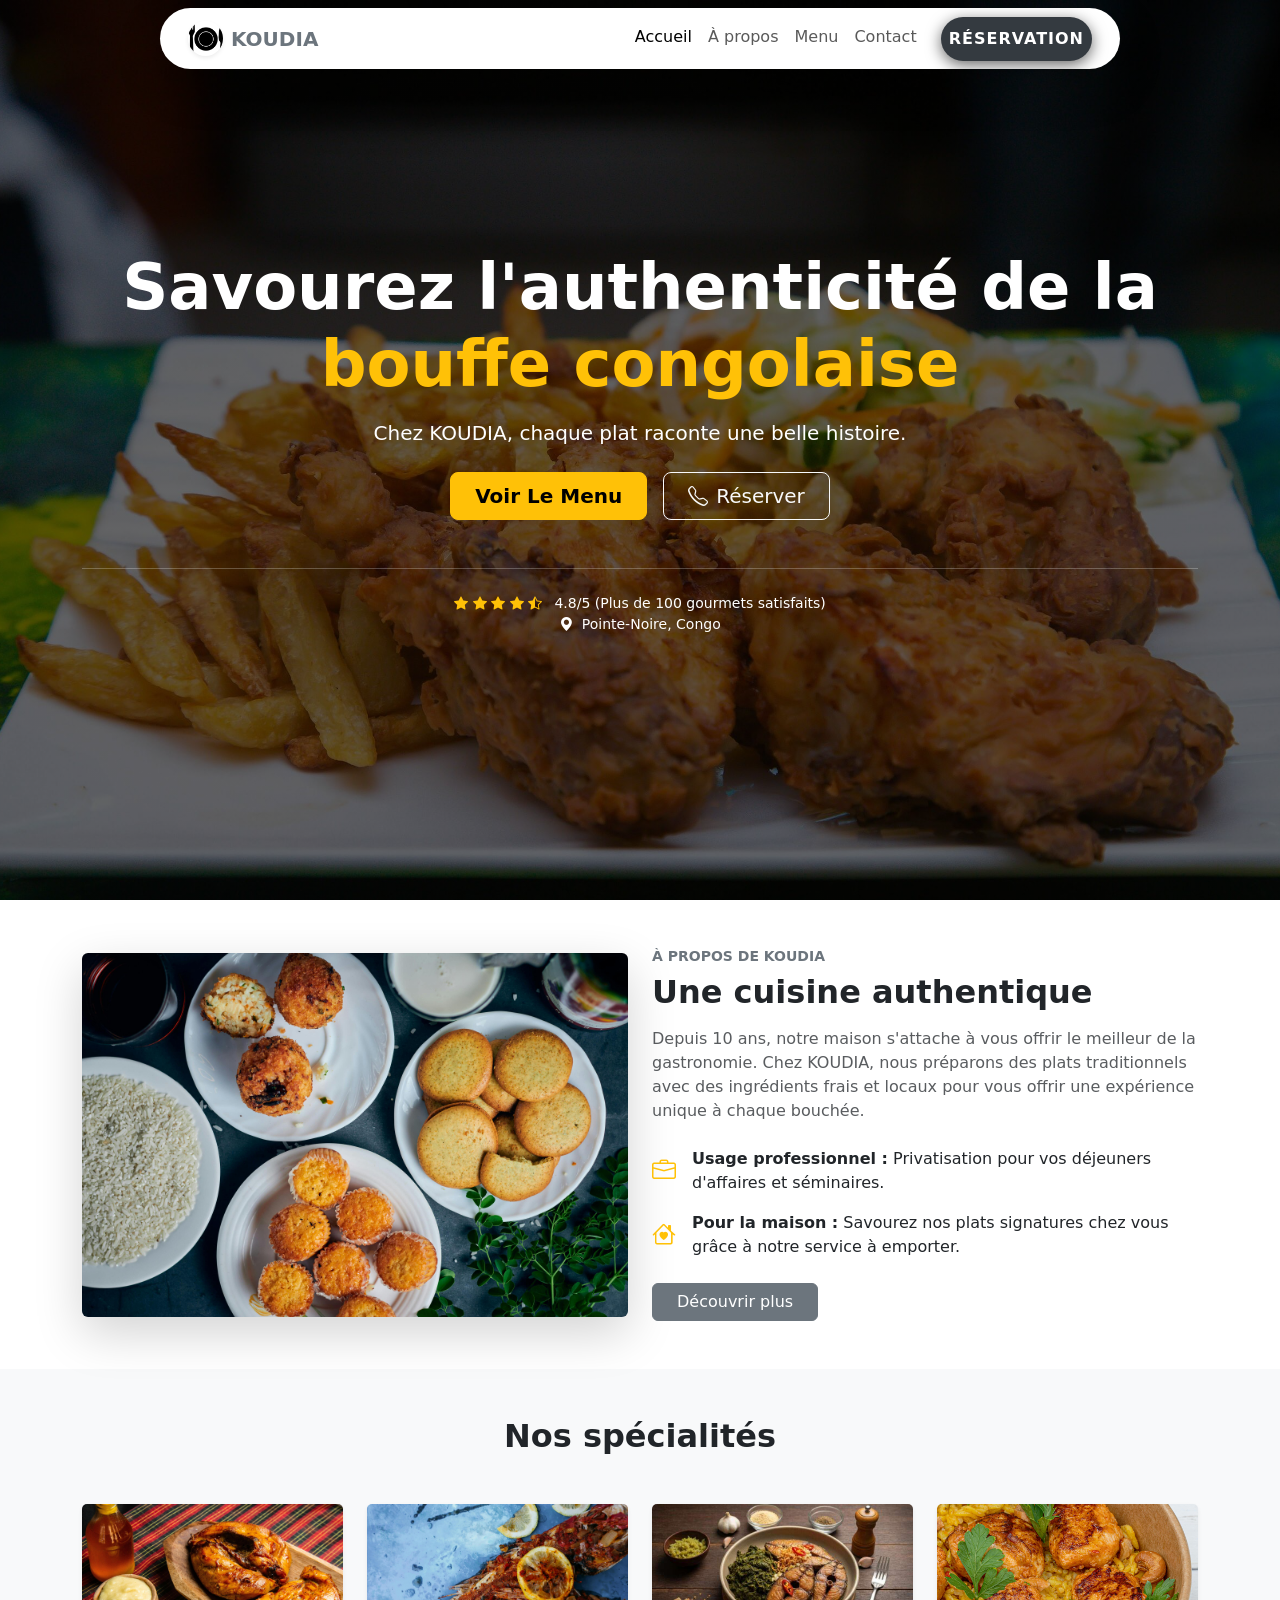
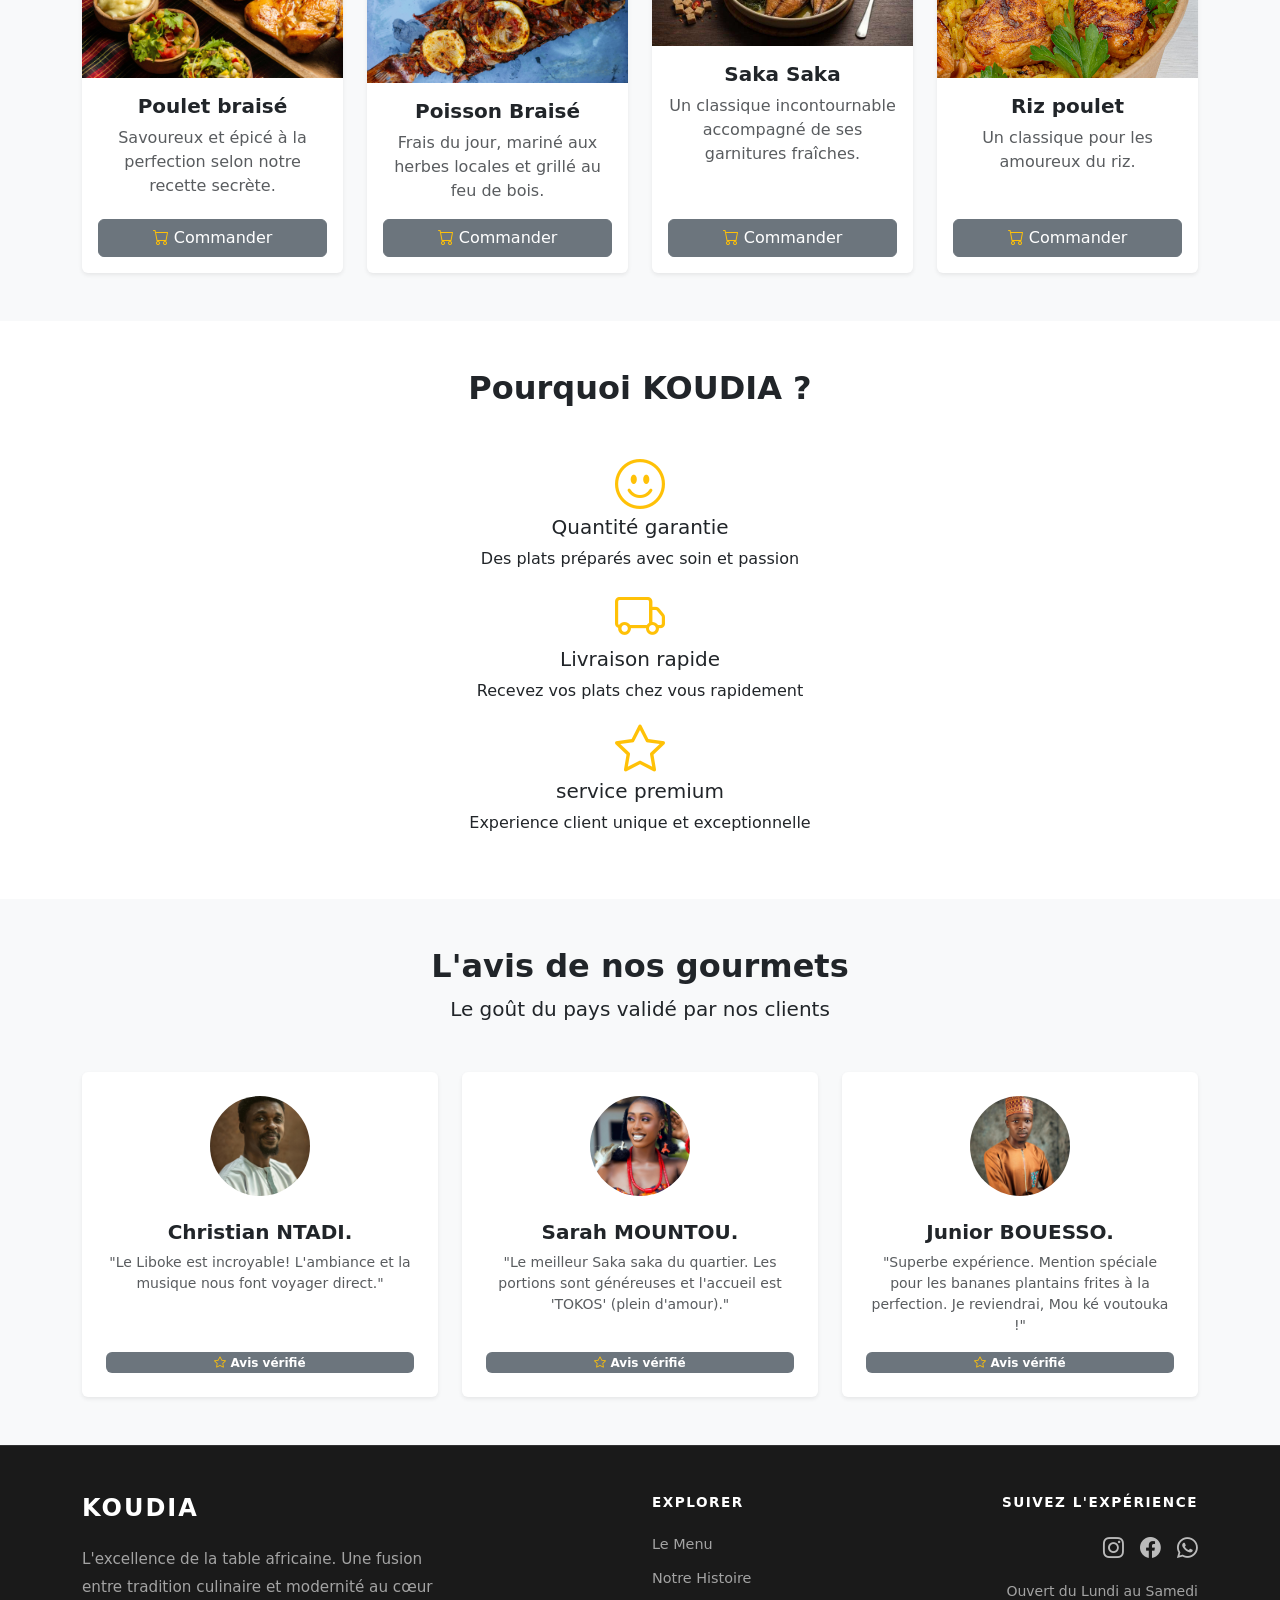
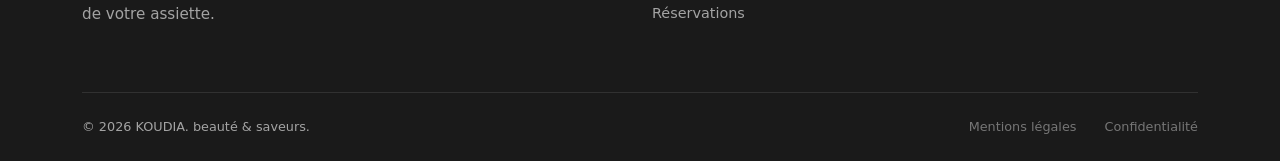
<file: index.html>
<!DOCTYPE html>
<html lang="en">
<head>
    <meta charset="UTF-8">
    <meta name="viewport" content="width=device-width, initial-scale=1.0">
    <title>KOUDIA</title>
    <link rel="stylesheet" href="Assets/Css/bootstrap.css">
    <link rel="stylesheet" href="Assets/Css/style.css">
    <link rel="stylesheet" href="Assets/bootstrap-icons/bootstrap-icons.css">
    <link rel="shortcut icon" href="Assets/Images/KOUDIA.png" type="image/x-icon">
</head>
<body>
    <!-- header -->
    <header class="fixed-top mt-2">
        <nav class="navbar navbar-expand-lg navbar-light bg-white shadow-lg rounded-pill mx-auto px-3 w-75">
            <div class="container">
                <!-- Logo Icone + Texte -->
                <a class="navbar-brand d-flex align-items-center fw-bold text-dark" href="#">
                    <img src="Assets/Images/KOUDIA.png" alt="KOUDIA Logo" width="35" height="35" class="me-2 rounded-circle shadow-sm">
                    <span class="fs-5 text-secondary">
                        KOUDIA
                    </span>
                </a>

                <!-- Bouton mobile -->
                <button class="navbar-toggler" type="button" data-bs-toggle="collapse" data-bs-target="#menu">
                    <span class="navbar-toggler-icon"></span>
                </button>

                <!-- Menu -->
                <div class="collapse navbar-collapse" id="menu">
                    <ul class="navbar-nav ms-auto text-center">
                        <li class="nav-item">
                            <a class="nav-link active" href="index.html">Accueil</a>
                        </li>

                        <li class="nav-item">
                            <a class="nav-link" href="Pages/a-propos.html">À propos</a>
                        </li>

                        <li class="nav-item">
                            <a class="nav-link" href="Pages/menu.html">Menu</a>
                        </li>

                        <li class="nav-item">
                            <a class="nav-link" href="Pages/contact.html">Contact</a>
                        </li>

                        <li class="nav-item ms-lg-3">
                            <a class="nav-link btn-reservation" href="../Pages/reservation.html">Réservation</a>
                        </li>
                    </ul>
                </div>
            </div>
        </nav>
    </header>
    <!-- fin header -->


    <section class="hero d-flex align-items-center text-white">
        <div class="container text-center">
            <h1 class="display-3 fw-bold mb-3">
                Savourez l'authenticité de la <span class="text-warning">bouffe congolaise</span>
            </h1>
            <p class="lead mb-4">
                Chez KOUDIA, chaque plat raconte une belle histoire.
            </p>
            
            <!-- Boutons d'action -->
            <div class="d-flex justify-content-center gap-3">
                <a href="Pages/menu.html" class="btn btn-warning btn-lg px-4 fw-bold">Voir Le Menu</a>
                <a href="Pages/reservation.html" class="btn btn-outline-light btn-lg px-4">
                    <i class="bi bi-telephone me-2"></i>Réserver
                </a>
            </div>

            <!-- Petit plus : Avis clients ou Localisation -->
            <div class="mt-5 pt-4 border-top border-light border-opacity-25">
                <p class="small mb-0">
                    <i class="bi bi-star-fill text-warning"></i> 
                    <i class="bi bi-star-fill text-warning"></i> 
                    <i class="bi bi-star-fill text-warning"></i> 
                    <i class="bi bi-star-fill text-warning"></i> 
                    <i class="bi bi-star-half text-warning"></i>
                    <span class="ms-2">4.8/5 (Plus de 100 gourmets satisfaits)</span>
                </p>
                <p class="small"><i class="bi bi-geo-alt-fill me-1"></i> Pointe-Noire, Congo</p>
            </div>
        </div>
    </section>


    <!--debut A propos -->
    <section class="About py-5">
        <div class="container">
            <div class="row align-items-center">
                <div class="col-md-6">
                    <img src="Assets/Images/01.jpg" alt="Cuisine KOUDIA" class="img-fluid rounded shadow-lg">
                </div>

                <div class="col-md-6 mt-4 mt-md-0">
                    <h6 class="text-secondary fw-bold text-uppercase small">À propos de KOUDIA</h6>
                    <h2 class="fw-bold mb-3">Une cuisine authentique</h2>
                    
                    <p class="text-muted">
                        Depuis 10 ans, notre maison s'attache à vous offrir le meilleur de la gastronomie. 
                        Chez KOUDIA, nous préparons des plats traditionnels avec des ingrédients frais 
                        et locaux pour vous offrir une expérience unique à chaque bouchée.
                    </p>

                    <div class="mt-4">
                        <div class="d-flex align-items-center mb-3">
                            <i class="bi bi-briefcase text-warning fs-4 me-3"></i>
                            <p class="mb-0"><strong>Usage professionnel :</strong> Privatisation pour vos déjeuners d'affaires et séminaires.</p>
                        </div>

                        <div class="d-flex align-items-center mb-4">
                            <i class="bi bi-house-heart text-warning fs-4 me-3"></i>
                            <p class="mb-0"><strong>Pour la maison :</strong> Savourez nos plats signatures chez vous grâce à notre service à emporter.</p>
                        </div>
                    </div>

                    <a href="a-propos.html" class="btn btn-secondary px-4">Découvrir plus</a>
                </div>
            </div>
        </div>
    </section>
    <!-- fin a propos -->

    <!-- debut menu -->
    <section class="menu py-5 bg-light">
        <div class="container text-center">
            <h2 class="fw-bold mb-5">Nos spécialités</h2>
            <div class="row g-4 justify-content-center">               
                <div class="col-md-3">
                    <div class="card border-0 shadow-sm h-100">
                        <img src="Assets/Images/02.jpg" class="card-img-top" alt="Poulet braisé">
                        <div class="card-body d-flex flex-column">
                            <h5 class="card-title fw-bold">Poulet braisé</h5>
                            <p class="card-text text-muted">Savoureux et épicé à la perfection selon notre recette secrète.</p>
                            <a href="#" class="btn btn-secondary mt-auto">
                                <i class="bi bi-cart text-warning"></i>
                                Commander
                            </a>
                        </div>
                    </div>
                </div>

                <div class="col-md-3">
                    <div class="card border-0 shadow-sm h-100">
                        <img src="Assets/Images/03.jpg" class="card-img-top" alt="Poisson Braisé">
                        <div class="card-body d-flex flex-column">
                            <h5 class="card-title fw-bold">Poisson Braisé</h5>
                            <p class="card-text text-muted">Frais du jour, mariné aux herbes locales et grillé au feu de bois.</p>
                            <a href="#" class="btn btn-secondary mt-auto">
                                <i class="bi bi-cart text-warning"></i>
                                Commander
                            </a>
                        </div>
                    </div>
                </div>

                <div class="col-md-3">
                    <div class="card border-0 shadow-sm h-100">
                        <img src="Assets/Images/004.jpg" class="card-img-top" alt="Attiéké Royal">
                        <div class="card-body d-flex flex-column">
                            <h5 class="card-title fw-bold">Saka Saka</h5>
                            <p class="card-text text-muted">Un classique incontournable accompagné de ses garnitures fraîches.</p>
                            <a href="#" class="btn btn-secondary mt-auto">
                                <i class="bi bi-cart text-warning"></i>
                                Commander
                            </a>
                        </div>
                    </div>
                </div>

                <div class="col-md-3">
                    <div class="card border-0 shadow-sm h-100">
                        <img src="Assets/Images/005.jpg" class="card-img-top" alt="Attiéké Royal">
                        <div class="card-body d-flex flex-column">
                            <h5 class="card-title fw-bold">Riz poulet</h5>
                            <p class="card-text text-muted">Un classique pour les amoureux du riz.</p>
                            <a href="#" class="btn btn-secondary mt-auto">
                                <i class="bi bi-cart text-warning"></i>
                                Commander
                            </a>
                        </div>
                    </div>
                </div>
            </div>
        </div>
    </section>
    <!-- fin menu -->

    <!-- services -->
    <section class="service py-5">
        <div class="container text-center">
            <h2 class="fw-bold mb-5">Pourquoi KOUDIA ?</h2>
            <div class="row">
                <div class="col-mb-4">
                    <i class="bi bi-emoji-smile display-3 text-warning"></i>
                    <h5>Quantité garantie</h5>
                    <p>Des plats préparés avec soin et passion</p>
                </div>

                <div class="col-mb-4">
                    <i class="bi bi-truck display-3 text-warning"></i>
                    <h5>Livraison rapide</h5>
                    <p>Recevez vos plats chez vous rapidement</p>
                </div>

                <div class="col-mb-4">
                    <i class="bi bi-star display-3 text-warning"></i>
                    <h5>service premium</h5>
                    <p>Experience client unique et exceptionnelle</p>
                </div>
            </div>
        </div>
    </section>
    <!-- fin service -->

    <!--debut Temoignages -->
    <section class="temo py-5 bg-light">
        <div class="container">
            <div class="text-center mb-5">
                <h2 class="fw-bold">L'avis de nos gourmets</h2>
                <p class="lead">Le goût du pays validé par nos clients</p>
            </div>

            <div class="row g-4">
                <!-- Témoignage 1 -->
                <div class="col-md-4">
                    <div class="card h-100 border-0 shadow-sm text-center p-4">
                        <div class="mx-auto mb-3 overflow-hidden">
                            <img src="Assets/Images/portrait1.jpg" class="img-card img-fluid" alt="Client">
                        </div>

                        <div class="mb-2 text-warning">
                            <i class="fas fa-star"></i><i class="fas fa-star"></i><i class="fas fa-star"></i><i class="fas fa-star"></i><i class="fas fa-star"></i>
                        </div>

                        <h5 class="fw-bold">Christian NTADI.</h5>
                        <p class="text-muted small">"Le Liboke est incroyable! L'ambiance et la musique nous font voyager direct."</p>
                        <span class="badge bg-secondary mt-auto">
                            <i class="bi bi-star text-warning"></i>
                            Avis vérifié
                        </span>
                    </div>
                </div>

            <!-- Témoignage 2 -->
            <div class="col-md-4">
                <div class="card h-100 border-0 shadow-sm text-center p-4">
                    <div class="mx-auto mb-3 overflow-hidden">
                        <img src="Assets/Images/portrait3.jpg" class="img-card img-fluid" alt="Client">
                    </div>

                    <div class="mb-2 text-warning">
                        <i class="fas fa-star"></i><i class="fas fa-star"></i><i class="fas fa-star"></i><i class="fas fa-star"></i><i class="fas fa-star"></i>
                    </div>

                    <h5 class="fw-bold">Sarah MOUNTOU.</h5>
                    <p class="text-muted small">"Le meilleur Saka saka du quartier. Les portions sont généreuses et l'accueil est 'TOKOS' (plein d'amour)."</p>
                    <span class="badge bg-secondary mt-auto">
                        <i class="bi bi-star text-warning"></i>
                        Avis vérifié
                    </span>
                </div>
            </div>

            <!-- Témoignage 3 -->
            <div class="col-md-4">
                <div class="card h-100 border-0 shadow-sm text-center p-4">
                    <div class="mx-auto mb-3  overflow-hidden">
                        <img src="Assets/Images/portrait2.jpg" class="img-card img-fluid" alt="Client">
                    </div>
                    
                    <div class="mb-2 text-warning">
                        <i class="fas fa-star"></i><i class="fas fa-star"></i><i class="fas fa-star"></i><i class="fas fa-star"></i><i class="fas fa-star-half-alt"></i>
                    </div>

                    <h5 class="fw-bold">Junior BOUESSO.</h5>
                    <p class="text-muted small">"Superbe expérience. Mention spéciale pour les bananes plantains frites à la perfection. Je reviendrai, Mou ké voutouka !"</p>
                    <span class="badge bg-secondary mt-auto">
                        <i class="bi bi-star text-warning"></i>
                        Avis vérifié
                    </span>
                </div>
            </div>
            </div>
        </div>
    </section>

    <!-- debut footer -->
    <footer class="main-footer pt-5 pb-4">
        <div class="container">
            <div class="row gy-4">
                <div class="col-lg-4">
                    <h4 class="footer-logo">KOUDIA</h4>
                    <p class="footer-text">
                        L'excellence de la table africaine. Une fusion entre tradition culinaire et modernité au cœur de votre assiette.
                    </p>
                </div>

                <!-- Liens de Navigation -->
                <div class="col-6 col-lg-2 offset-lg-2">
                    <h6 class="footer-title">Explorer</h6>
                    <ul class="list-unstyled">
                        <li><a href="index.html" class="footer-link">Le Menu</a></li>
                        <li><a href="pages/a-propos.html" class="footer-link">Notre Histoire</a></li>
                        <li><a href="pages/contact.html" class="footer-link">Réservations</a></li>
                    </ul>
                </div>

                <!-- Social Media -->
                <div class="col-6 col-lg-4 text-md-end">
                    <h6 class="footer-title">Suivez l'expérience</h6>
                    <div class="social-icons d-flex justify-content-md-end gap-3 mb-3">
                        <a href="#"><i class="bi bi-instagram"></i></a>
                        <a href="#"><i class="bi bi-facebook"></i></a>
                        <a href="#"><i class="bi bi-whatsapp"></i></a>
                    </div>
                    <p class="footer-info small">Ouvert du Lundi au Samedi</p>
                </div>
            </div>

            <!-- Copyright & Legal -->
            <div class="footer-bottom mt-5 pt-4 d-flex flex-column flex-md-row justify-content-between">
                <p class="mb-0">&copy; 2026 KOUDIA. beauté & saveurs.</p>
                <div class="legal-links">
                    <a href="#">Mentions légales</a>
                    <a href="#">Confidentialité</a>
                </div>
            </div>
        </div>
    </footer>
    <!-- fin footer -->
    <script src="Assets/Js/bootstrap.bundle.js"></script>
</body>
</html>
</file>
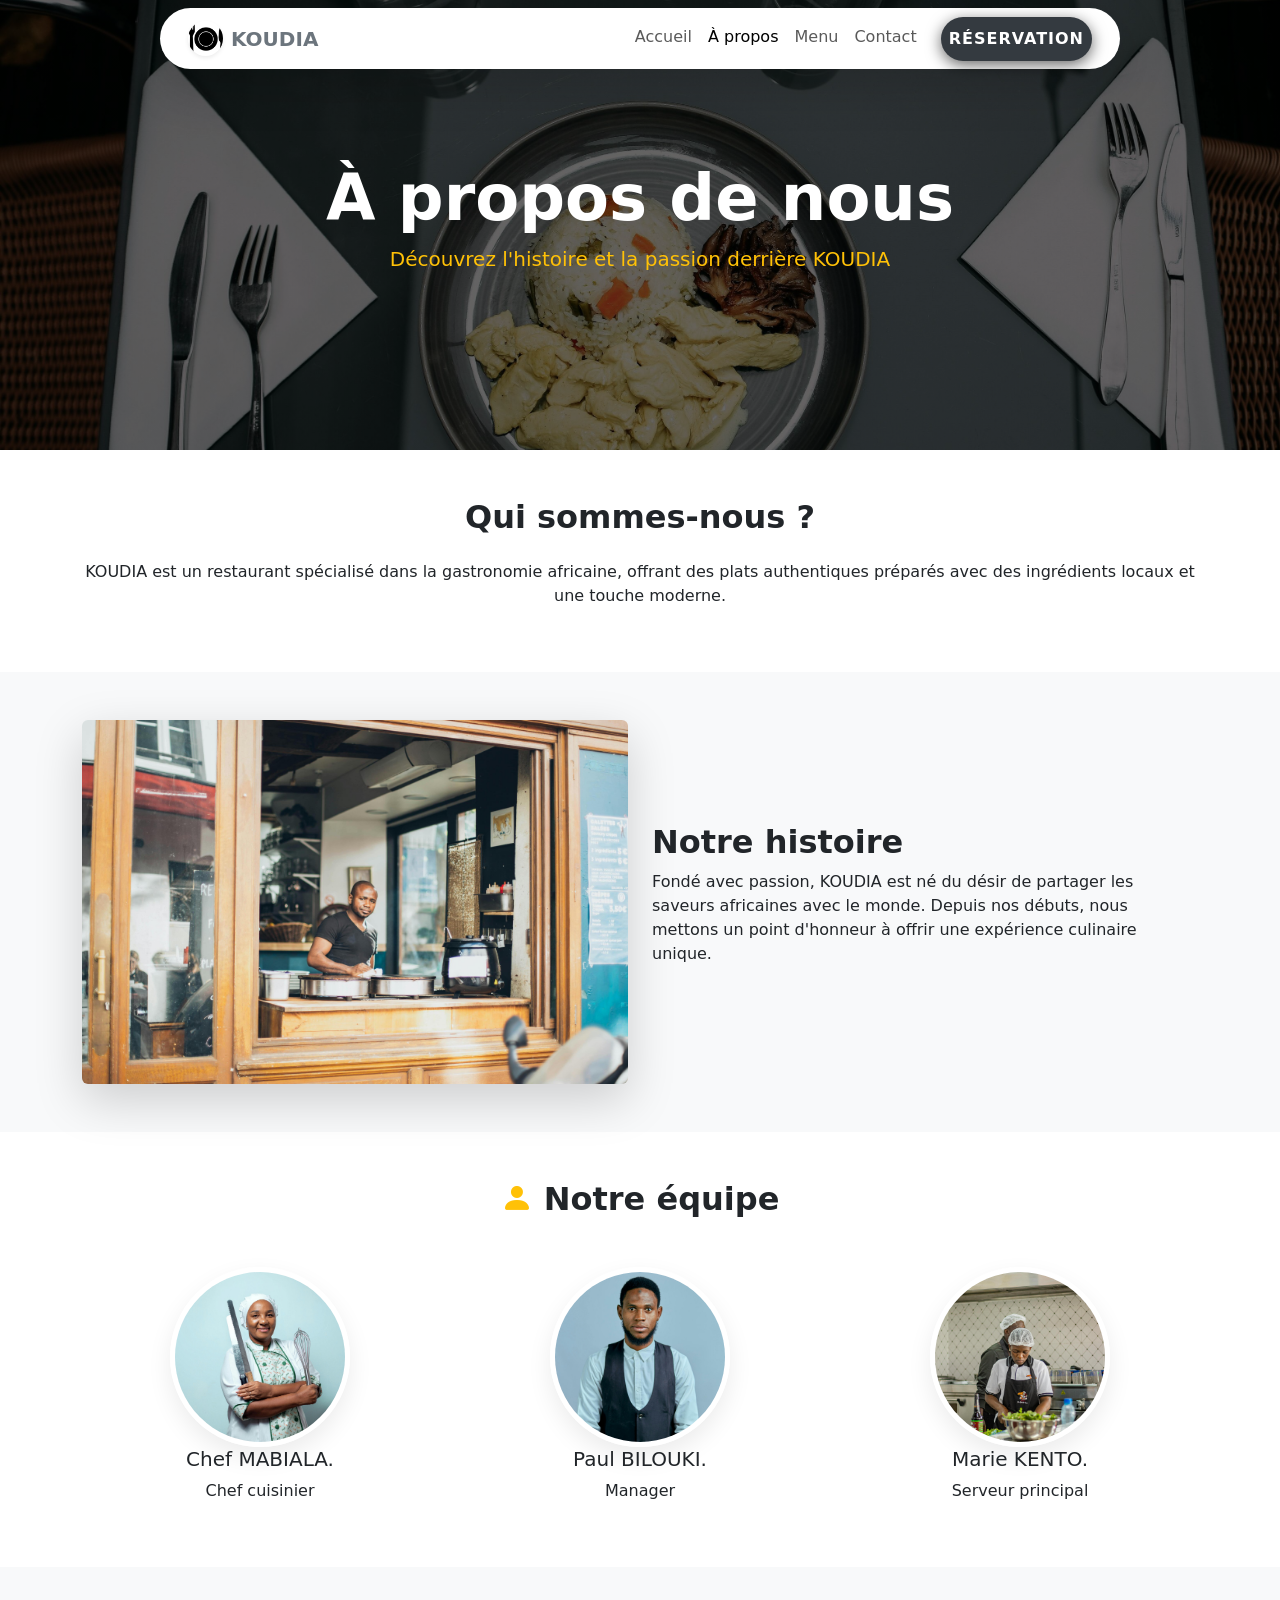
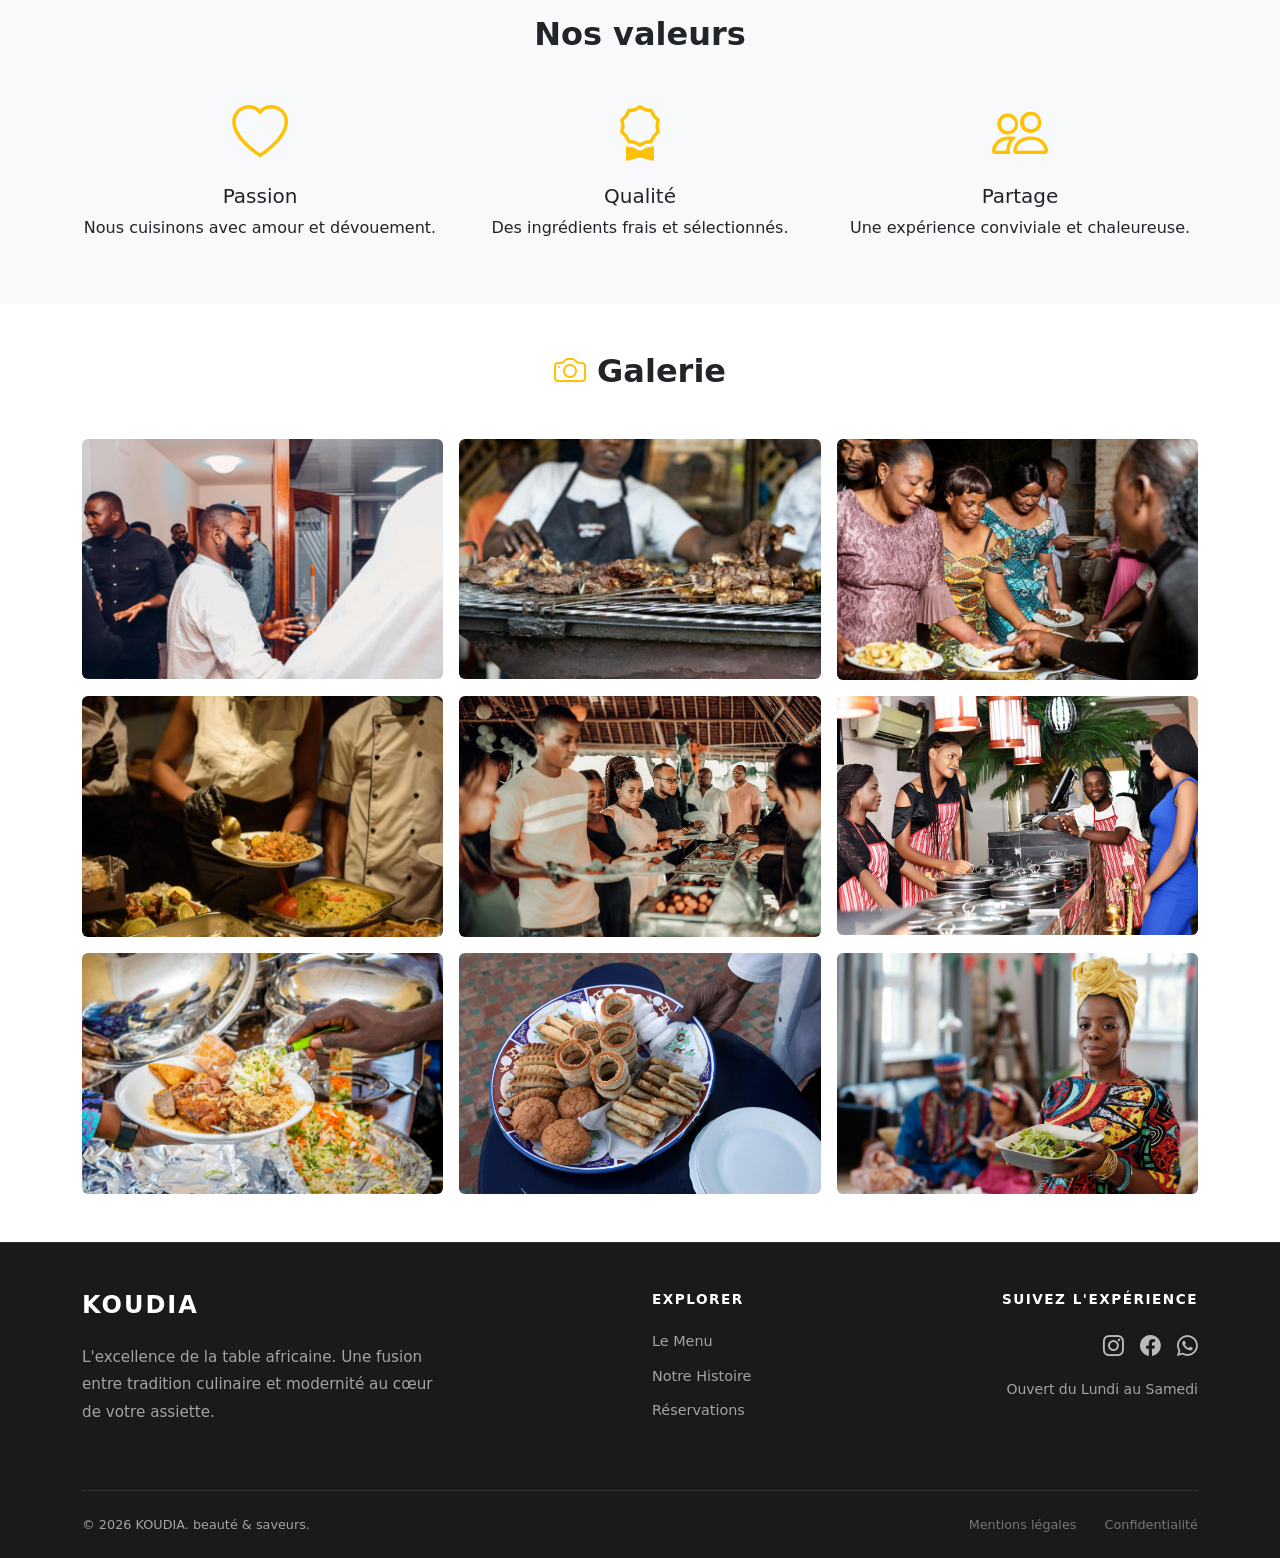
<file: Pages/a-propos.html>
<!DOCTYPE html>
<html lang="en">
<head>
    <meta charset="UTF-8">
    <meta name="viewport" content="width=device-width, initial-scale=1.0">
    <title>KOUDIA</title>
    <link rel="stylesheet" href="../Assets/Css/bootstrap.css">
    <link rel="stylesheet" href="../Assets/Css/style.css">
    <link rel="stylesheet" href="../Assets/bootstrap-icons/bootstrap-icons.css">
    <link rel="shortcut icon" href="../Assets/Images/KOUDIA.png" type="image/x-icon">
</head>
<body>
    <header class="fixed-top mt-2">
        <nav class="navbar navbar-expand-lg navbar-light bg-white shadow-lg rounded-pill mx-auto px-3 w-75">
            <div class="container">
                <!-- Logo Icone + Texte -->
                <a class="navbar-brand d-flex align-items-center fw-bold text-dark" href="#">
                    <img src="../Assets/Images/KOUDIA.png" alt="KOUDIA Logo" width="35" height="35" class="me-2 rounded-circle shadow-sm">
                    <span class="fs-5 text-secondary">
                        KOUDIA
                    </span>
                </a>

                <!-- Bouton mobile -->
                <button class="navbar-toggler" type="button" data-bs-toggle="collapse" data-bs-target="#menu">
                    <span class="navbar-toggler-icon"></span>
                </button>

                <!-- Menu -->
                <div class="collapse navbar-collapse" id="menu">
                    <ul class="navbar-nav ms-auto text-center">
                        <li class="nav-item">
                            <a class="nav-link " href="../index.html">Accueil</a>
                        </li>

                        <li class="nav-item">
                            <a class="nav-link active" href="../Pages/a-propos.html">À propos</a>
                        </li>

                        <li class="nav-item">
                            <a class="nav-link" href="../Pages/menu.html">Menu</a>
                        </li>

                        <li class="nav-item">
                            <a class="nav-link" href="../Pages/contact.html">Contact</a>
                        </li>

                        <li class="nav-item ms-lg-3">
                            <a class="nav-link btn-reservation" href="../Pages/reservation.html">Réservation</a>
                        </li>
                    </ul>
                </div>
            </div>
        </nav>
    </header>

    <section class="hero-about text-white d-flex align-items-center">
        <div class="container text-center">
            <h1 class="display-3 fw-bold">À propos de nous</h1>
            <p class="lead text-warning">Découvrez l'histoire et la passion derrière KOUDIA</p>
        </div>
    </section>


    <!-- Presentation -->
    <section class="py-5">
        <div class="container">
            <h2 class="fw-bold text-center mb-4">Qui sommes-nous ?</h2>
            <p class="text-center">
                KOUDIA est un restaurant spécialisé dans la gastronomie africaine, 
                offrant des plats authentiques préparés avec des ingrédients locaux 
                et une touche moderne.
            </p>
        </div>
    </section>


    <!-- Histoire -->
    <section class="py-5 bg-light">
        <div class="container">
            <div class="row align-items-center">

                <div class="col-md-6">
                    <img src="../Assets/Images/histoire.jpg" class="img-fluid rounded shadow-lg">
                </div>

                <div class="col-md-6">
                    <h2 class="fw-bold">Notre histoire</h2>
                    <p>
                        Fondé avec passion, KOUDIA est né du désir de partager les saveurs 
                        africaines avec le monde. Depuis nos débuts, nous mettons un point 
                        d'honneur à offrir une expérience culinaire unique.
                    </p>
                </div>

            </div>
        </div>
    </section>

    <!-- Equipe -->
    <section class="py-5">
        <div class="container text-center">
            <h2 class="fw-bold mb-5">
                <i class="bi bi-person-fill text-warning"></i>
                Notre équipe
            </h2>
            <div class="row">
                <div class="col-md-4">
                    <img src="../Assets/Images/perso3.jpg" class="img-team">
                    <h5>Chef MABIALA.</h5>
                    <p>Chef cuisinier</p>
                </div>

                <div class="col-md-4">
                    <img src="../Assets/Images/perso1.jpg" class="img-team">
                    <h5>Paul BILOUKI.</h5>
                    <p>Manager</p>
                </div>

                <div class="col-md-4">
                    <img src="../Assets/Images/perso2.jpg" class="img-team">
                    <h5>Marie KENTO.</h5>
                    <p>Serveur principal</p>
                </div>
            </div>
        </div>
    </section>

    <!-- Valeurs -->
    <section class="py-5 bg-light">
        <div class="container text-center">
            <h2 class="fw-bold mb-5">
                <i class="bi bi-"></i>
                Nos valeurs
            </h2>
            <div class="row">
                <div class="col-md-4">
                    <i class="bi bi-heart display-4 text-warning"></i>
                    <h5 class="mt-3">Passion</h5>
                    <p>Nous cuisinons avec amour et dévouement.</p>
                </div>

                <div class="col-md-4">
                    <i class="bi bi-award display-4 text-warning"></i>
                    <h5 class="mt-3">Qualité</h5>
                    <p>Des ingrédients frais et sélectionnés.</p>
                </div>

                <div class="col-md-4">
                    <i class="bi bi-people display-4 text-warning"></i>
                    <h5 class="mt-3">Partage</h5>
                    <p>Une expérience conviviale et chaleureuse.</p>
                </div>
            </div>
        </div>
    </section>

    <!-- Galerie -->
    <section class="py-5">
        <div class="container text-center">
            <h2 class="fw-bold mb-5">
                <i class="bi bi-camera text-warning"></i>
                Galerie
            </h2>
            <div class="row g-3">
                <div class="col-md-4">
                    <img src="../Assets/Images/gal1.jpg" class="img-gal img-fluid rounded">
                </div>

                <div class="col-md-4">
                    <img src="../Assets/Images/gal2.jpg" class="img-gal img-fluid rounded">
                </div>

                <div class="col-md-4">
                    <img src="../Assets/Images/gal3.jpg" class="img-gal img-fluid rounded">
                </div>

                <div class="col-md-4">
                    <img src="../Assets/Images/gal4.jpg" class="img-gal img-fluid rounded">
                </div>

                <div class="col-md-4">
                    <img src="../Assets/Images/gal5.jpg" class="img-gal img-fluid rounded">
                </div>

                <div class="col-md-4">
                    <img src="../Assets/Images/gal6.jpg" class="img-gal img-fluid rounded">
                </div>

                <div class="col-md-4">
                    <img src="../Assets/Images/gal10.jpg" class="img-gal img-fluid rounded">
                </div>

                <div class="col-md-4">
                    <img src="../Assets/Images/gal8.jpg" class="img-gal img-fluid rounded">
                </div>

                <div class="col-md-4">
                    <img src="../Assets/Images/gal9.jpg" class="img-gal img-fluid rounded">
                </div>
            </div>
        </div>
    </section>

    <footer class="main-footer pt-5 pb-4">
        <div class="container">
            <div class="row gy-4">
                <div class="col-lg-4">
                    <h4 class="footer-logo">KOUDIA</h4>
                    <p class="footer-text">
                        L'excellence de la table africaine. Une fusion entre tradition culinaire et modernité au cœur de votre assiette.
                    </p>
                </div>

                <!-- Liens de Navigation -->
                <div class="col-6 col-lg-2 offset-lg-2">
                    <h6 class="footer-title">Explorer</h6>
                    <ul class="list-unstyled">
                        <li><a href="../index.html" class="footer-link">Le Menu</a></li>
                        <li><a href="../Pages/a-propos.html" class="footer-link">Notre Histoire</a></li>
                        <li><a href="../Pages/contact.html" class="footer-link">Réservations</a></li>
                    </ul>
                </div>

                <!-- reseau sociaux -->
                <div class="col-6 col-lg-4 text-md-end">
                    <h6 class="footer-title">Suivez l'expérience</h6>
                    <div class="social-icons d-flex justify-content-md-end gap-3 mb-3">
                        <a href="#"><i class="bi bi-instagram"></i></a>
                        <a href="#"><i class="bi bi-facebook"></i></a>
                        <a href="#"><i class="bi bi-whatsapp"></i></a>
                    </div>
                    <p class="footer-info small">Ouvert du Lundi au Samedi</p>
                </div>
            </div>

            <!-- bas de la page -->
            <div class="footer-bottom mt-5 pt-4 d-flex flex-column flex-md-row justify-content-between">
                <p class="mb-0">&copy; 2026 KOUDIA. beauté & saveurs.</p>
                <div class="legal-links">
                    <a href="#">Mentions légales</a>
                    <a href="#">Confidentialité</a>
                </div>
            </div>
        </div>
    </footer>
    <script src="../Assets/Js/bootstrap.bundle.js"></script>
</body>
</html>
</file>
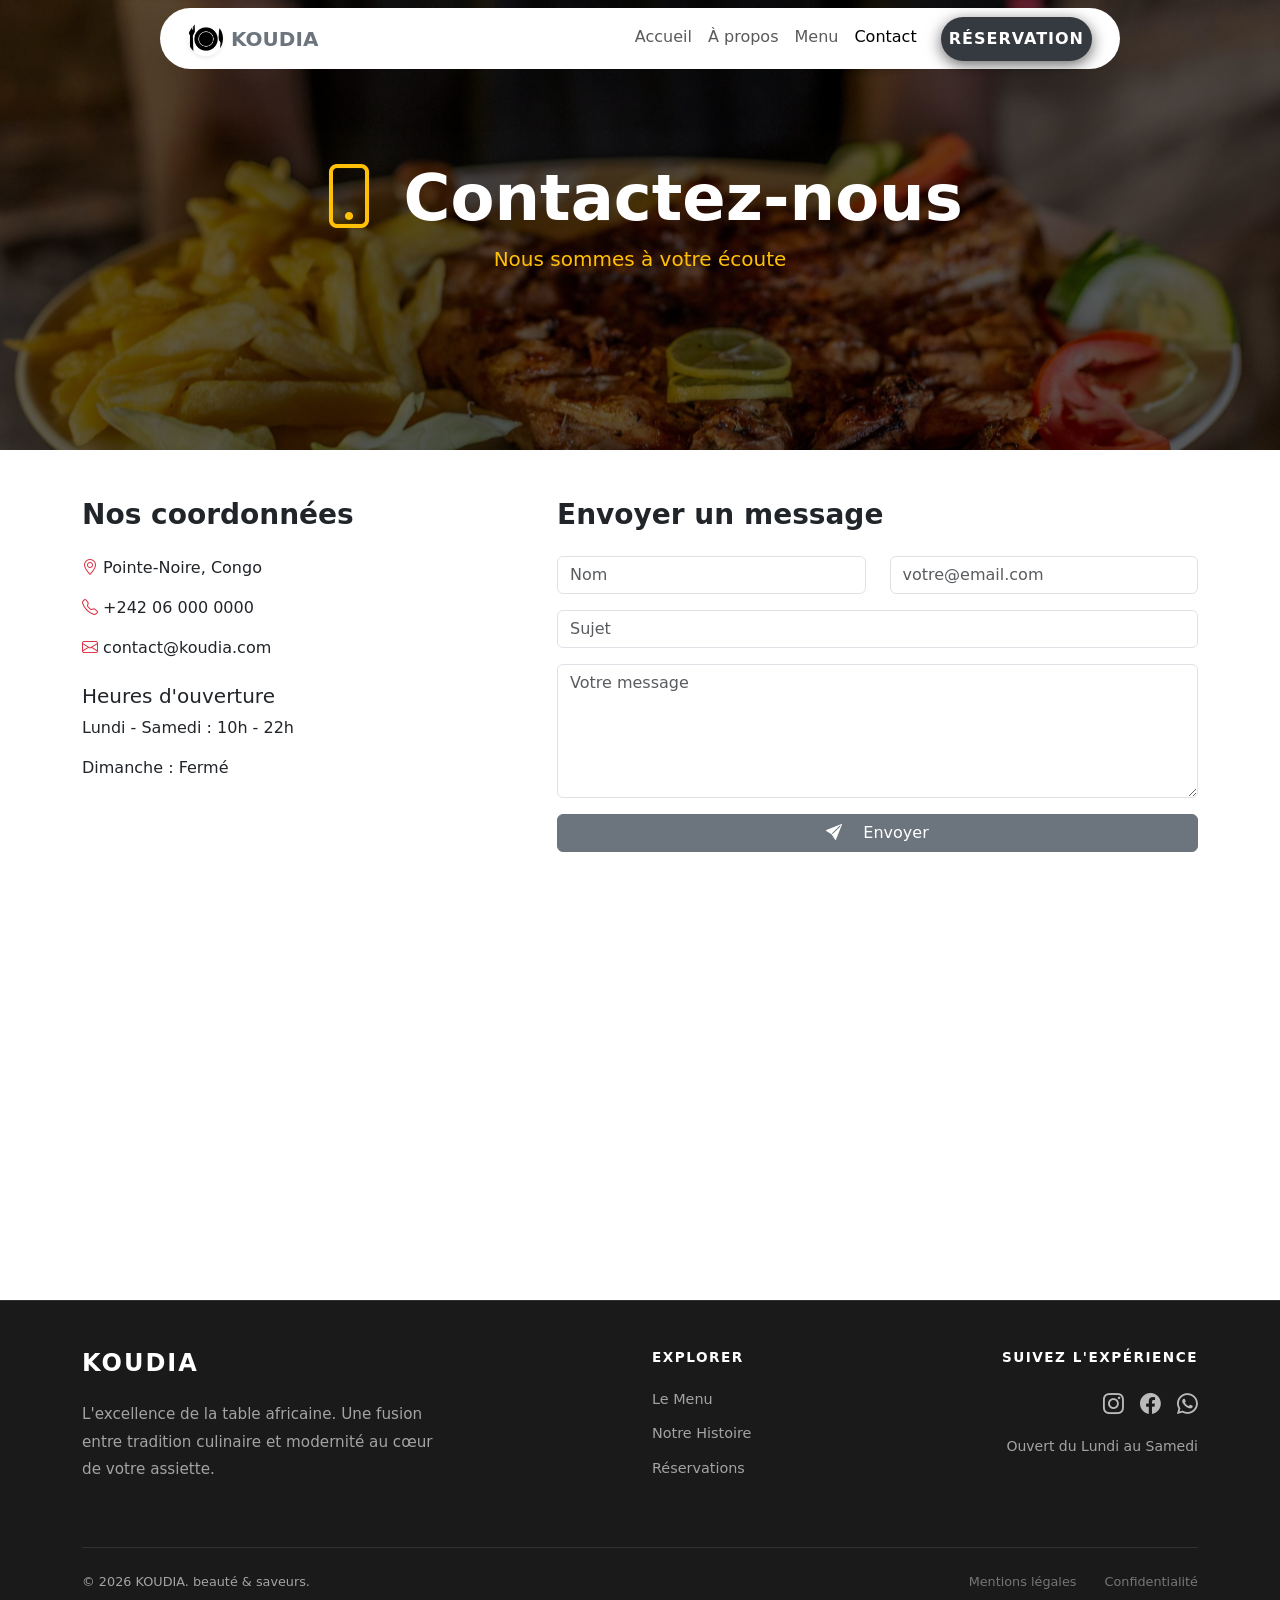
<file: Pages/contact.html>
<!DOCTYPE html>
<html lang="en">
<head>
    <meta charset="UTF-8">
    <meta name="viewport" content="width=device-width, initial-scale=1.0">
    <title>KOUDIA</title>
    <link rel="stylesheet" href="../Assets/Css/bootstrap.css">
    <link rel="stylesheet" href="../Assets/Css/style.css">
    <link rel="stylesheet" href="../Assets/bootstrap-icons/bootstrap-icons.css">
    <link rel="shortcut icon" href="../Assets/Images/KOUDIA.png" type="image/x-icon">
</head>
<body>
    <header class="fixed-top mt-2">
        <nav class="navbar navbar-expand-lg navbar-light bg-white shadow-lg rounded-pill mx-auto px-3 w-75">
            <div class="container">
                <!-- Logo Icone + Texte -->
                <a class="navbar-brand d-flex align-items-center fw-bold text-dark" href="#">
                    <img src="../Assets/Images/KOUDIA.png" alt="KOUDIA Logo" width="35" height="35" class="me-2 rounded-circle shadow-sm">
                    <span class="fs-5 text-secondary">
                        KOUDIA
                    </span>
                </a>

                <!-- Bouton mobile -->
                <button class="navbar-toggler" type="button" data-bs-toggle="collapse" data-bs-target="#menu">
                    <span class="navbar-toggler-icon"></span>
                </button>

                <!-- Menu -->
                <div class="collapse navbar-collapse" id="menu">
                    <ul class="navbar-nav ms-auto text-center">
                        <li class="nav-item">
                            <a class="nav-link" href="../index.html">Accueil</a>
                        </li>

                        <li class="nav-item">
                            <a class="nav-link" href="../Pages/a-propos.html">À propos</a>
                        </li>

                        <li class="nav-item">
                            <a class="nav-link" href="../Pages/menu.html">Menu</a>
                        </li>

                        <li class="nav-item">
                            <a class="nav-link active" href="../Pages/contact.html">Contact</a>
                        </li>

                        <li class="nav-item ms-lg-3">
                            <a class="nav-link btn-reservation" href="../Pages/reservation.html">Réservation</a>
                        </li>
                    </ul>
                </div>
            </div>
        </nav>
    </header>

    <!-- hero-contact -->
    <section class="hero-contact text-white d-flex align-items-center">
        <div class="container text-center">
            <h1 class="display-3 fw-bold">
                <i class="bi bi-phone text-warning"></i>
                Contactez-nous
            </h1>
            <p class="lead text-warning">Nous sommes à votre écoute</p>
        </div>
    </section>
    <!-- fin hero-contact -->


    <!-- coordonnées -->
    <section class="py-5">
        <div class="container">
            <div class="row">
                <!-- Infos -->
                <div class="col-md-5">
                    <h3 class="fw-bold mb-4">Nos coordonnées</h3>

                    <p><i class="bi bi-geo-alt text-danger"></i> Pointe-Noire, Congo</p>
                    <p><i class="bi bi-telephone text-danger"></i> +242 06 000 0000</p>
                    <p><i class="bi bi-envelope text-danger"></i> contact@koudia.com</p>

                    <h5 class="mt-4">Heures d'ouverture</h5>
                    <p>Lundi - Samedi : 10h - 22h</p>
                    <p>Dimanche : Fermé</p>
                </div>

                <!-- Formulaire -->
                <div class="col-md-7">
                    <h3 class="fw-bold mb-4">Envoyer un message</h3>
                    <form>
                        <div class="row">
                            <div class="col-md-6 mb-3">
                                <input type="text" class="form-control" placeholder="Nom">
                            </div>

                            <div class="col-md-6 mb-3">
                                <input type="email" class="form-control" placeholder="votre@email.com">
                            </div>
                        </div>

                        <div class="mb-3">
                            <input type="text" class="form-control" placeholder="Sujet">
                        </div>

                        <div class="mb-3">
                            <textarea class="form-control" rows="5" placeholder="Votre message"></textarea>
                        </div>

                        <button class="btn btn-secondary w-100">
                            <i class="bi bi-send-fill me-3"></i>
                            Envoyer
                        </button>
                    </form>
                </div>

            </div>
        </div>
    </section>


    <!-- google map -->
    <section class="map">
        <iframe 
            src="https://www.google.com/maps?q=Pointe-Noire,Congo&output=embed"
            width="100%" 
            height="400" 
            style="border:0;" 
            allowfullscreen=""
            loading="lazy">
        </iframe>
    </section>

    <footer class="main-footer pt-5 pb-4">
        <div class="container">
            <div class="row gy-4">
                <div class="col-lg-4">
                    <h4 class="footer-logo">KOUDIA</h4>
                    <p class="footer-text">
                        L'excellence de la table africaine. Une fusion entre tradition culinaire et modernité au cœur de votre assiette.
                    </p>
                </div>

                <!-- Liens de Navigation -->
                <div class="col-6 col-lg-2 offset-lg-2">
                    <h6 class="footer-title">Explorer</h6>
                    <ul class="list-unstyled">
                        <li><a href="index.html" class="footer-link">Le Menu</a></li>
                        <li><a href="pages/a-propos.html" class="footer-link">Notre Histoire</a></li>
                        <li><a href="pages/contact.html" class="footer-link">Réservations</a></li>
                    </ul>
                </div>

                <!--reseau sociaux -->
                <div class="col-6 col-lg-4 text-md-end">
                    <h6 class="footer-title">Suivez l'expérience</h6>
                    <div class="social-icons d-flex justify-content-md-end gap-3 mb-3">
                        <a href="#"><i class="bi bi-instagram"></i></a>
                        <a href="#"><i class="bi bi-facebook"></i></a>
                        <a href="#"><i class="bi bi-whatsapp"></i></a>
                    </div>
                    <p class="footer-info small">Ouvert du Lundi au Samedi</p>
                </div>
            </div>

            <!-- Copyright & Legal -->
            <div class="footer-bottom mt-5 pt-4 d-flex flex-column flex-md-row justify-content-between">
                <p class="mb-0">&copy; 2026 KOUDIA. beauté & saveurs.</p>
                <div class="legal-links">
                    <a href="#">Mentions légales</a>
                    <a href="#">Confidentialité</a>
                </div>
            </div>
        </div>
    </footer>
    <script src="../Assets/Js/bootstrap.bundle.js"></script>
</body>
</html>
</file>
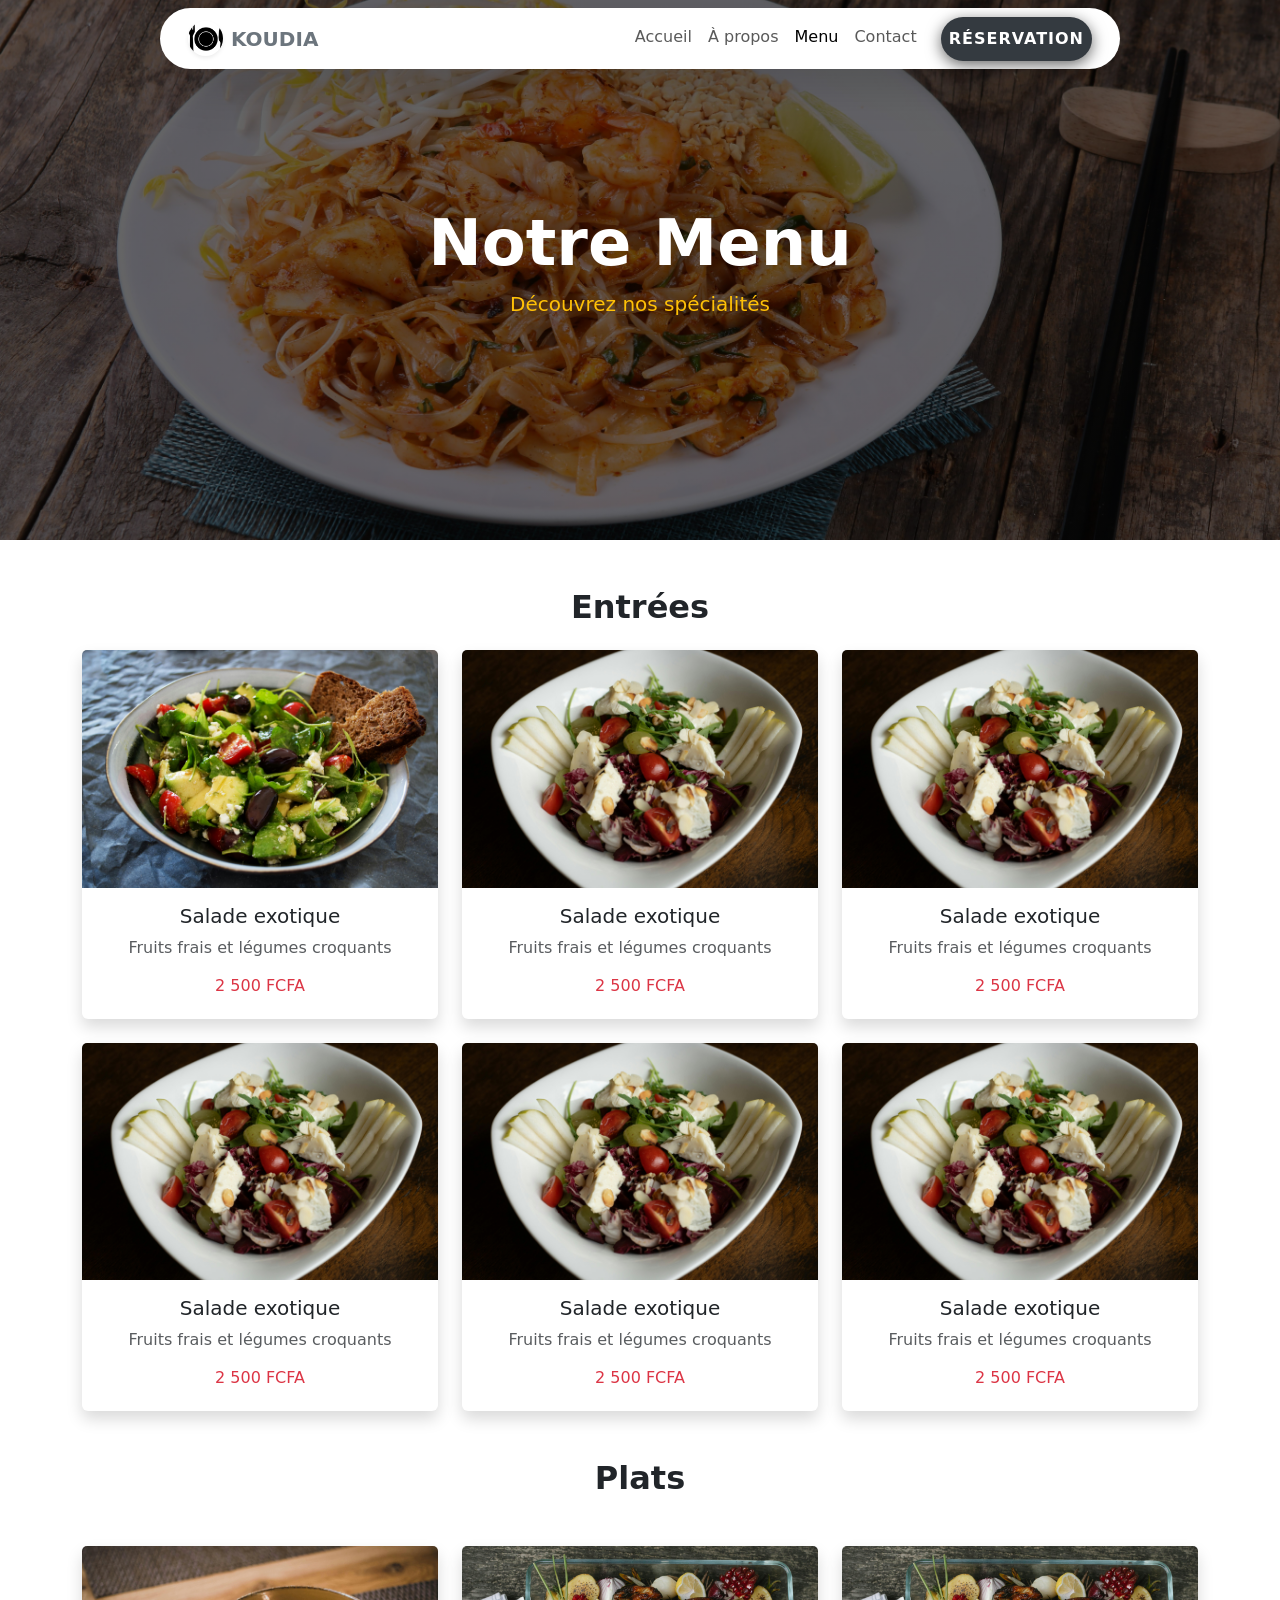
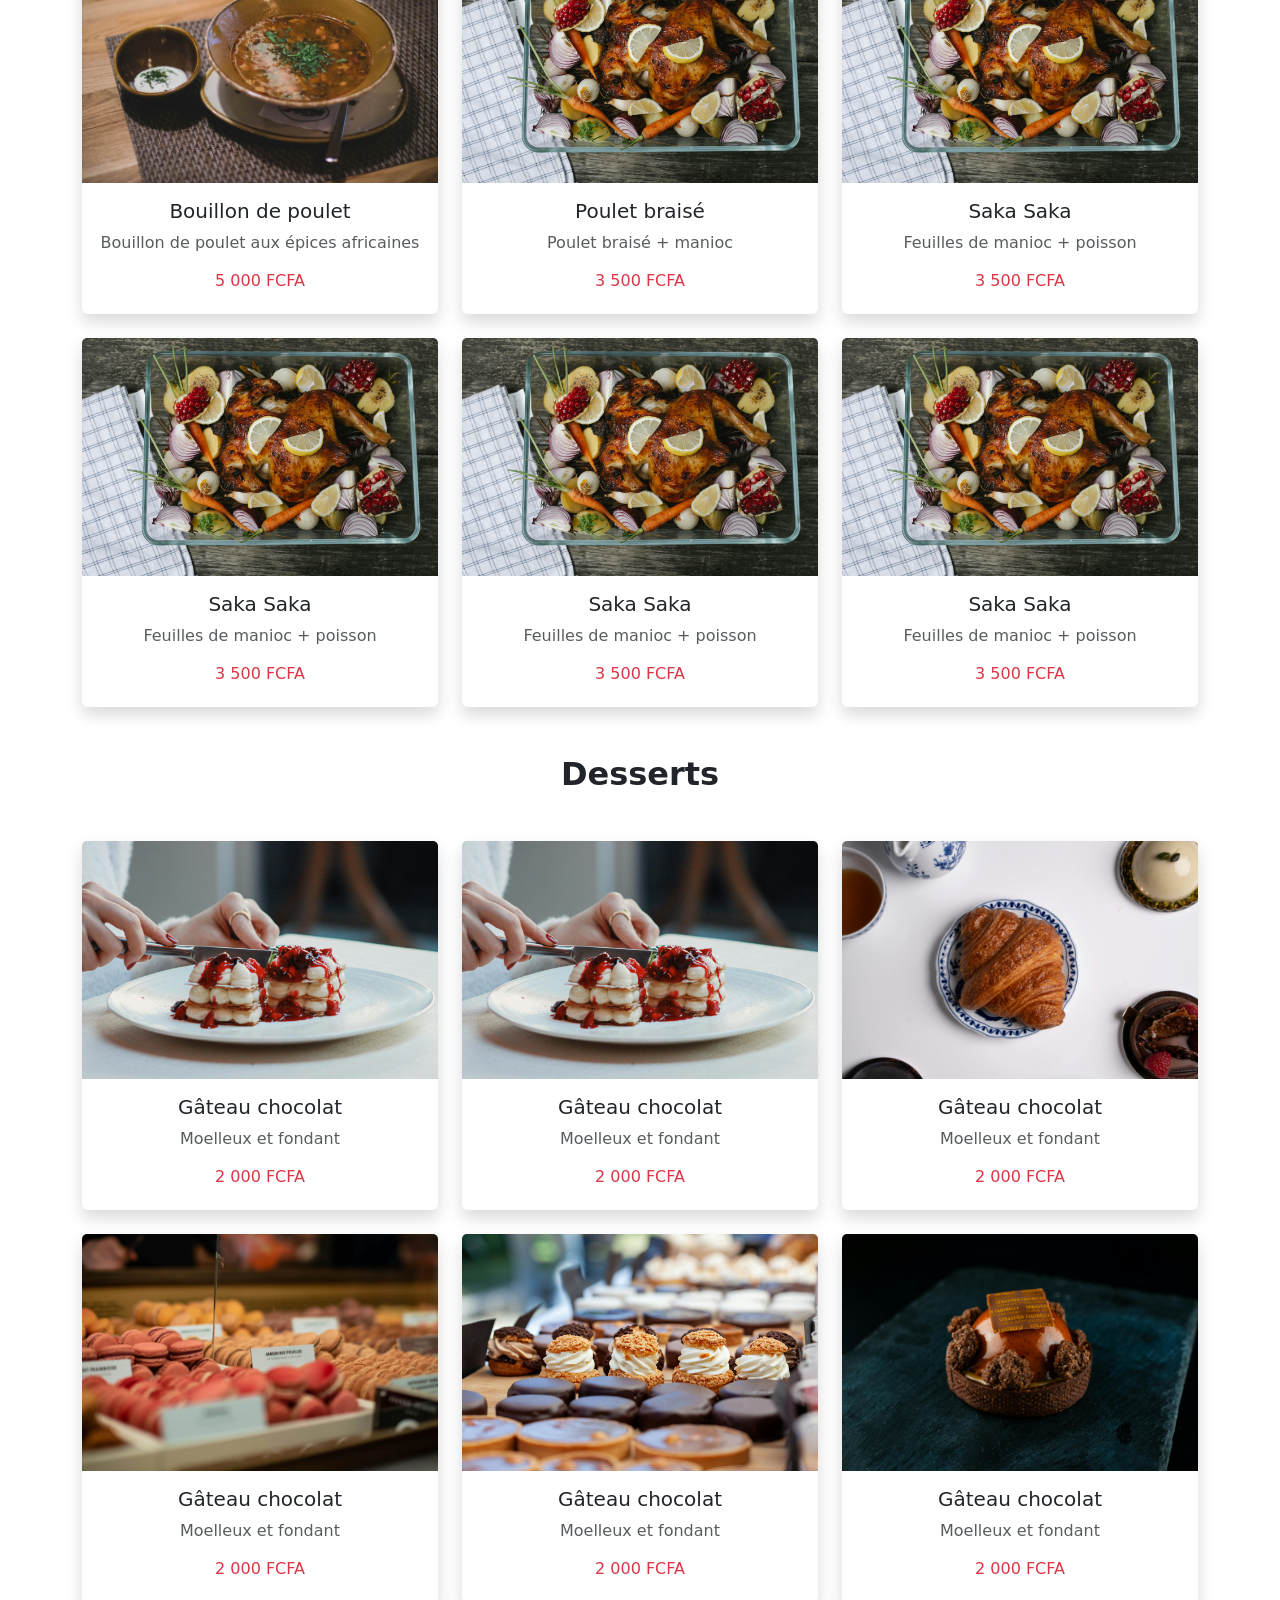
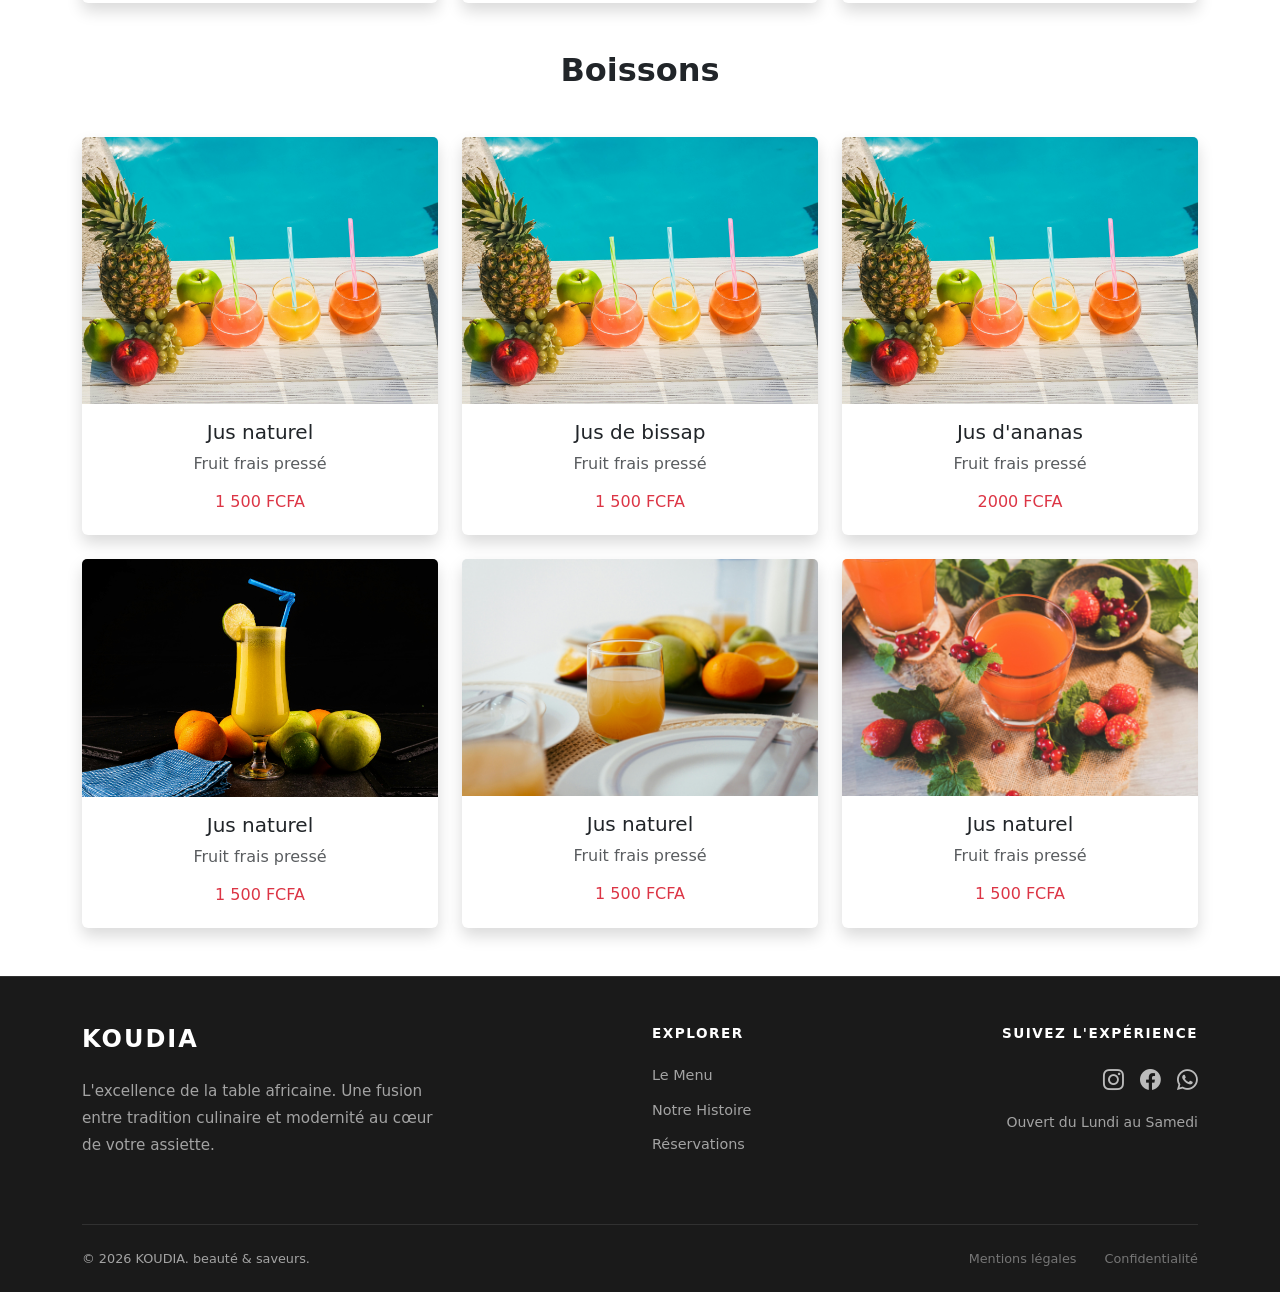
<file: Pages/menu.html>
<!DOCTYPE html>
<html lang="en">
<head>
    <meta charset="UTF-8">
    <meta name="viewport" content="width=device-width, initial-scale=1.0">
    <title>Menu-KOUDIA</title>
    <link rel="stylesheet" href="../Assets/Css/bootstrap.css">
    <link rel="stylesheet" href="../Assets/bootstrap-icons/bootstrap-icons.css">
    <link rel="stylesheet" href="../Assets/Css/style.css">
    <link rel="shortcut icon" href="../Assets/Images/KOUDIA.png" type="image/x-icon">
</head>
<body>
    <header class="fixed-top mt-2">
        <nav class="navbar navbar-expand-lg navbar-light bg-white shadow-lg rounded-pill mx-auto px-3 w-75">
            <div class="container">
                <!-- Logo Icone + Texte -->
                <a class="navbar-brand d-flex align-items-center fw-bold text-dark" href="#">
                    <img src="../Assets/Images/KOUDIA.png" alt="KOUDIA Logo" width="35" height="35" class="me-2 rounded-circle shadow-sm">
                    <span class="fs-5 text-secondary">
                        KOUDIA
                    </span>
                </a>

                <!-- Bouton mobile -->
                <button class="navbar-toggler" type="button" data-bs-toggle="collapse" data-bs-target="#menu">
                    <span class="navbar-toggler-icon"></span>
                </button>

                <!-- Menu -->
                <div class="collapse navbar-collapse" id="menu">
                    <ul class="navbar-nav ms-auto text-center">
                        <li class="nav-item">
                            <a class="nav-link " href="../index.html">Accueil</a>
                        </li>

                        <li class="nav-item">
                            <a class="nav-link" href="../Pages/a-propos.html">À propos</a>
                        </li>

                        <li class="nav-item">
                            <a class="nav-link active" href="../Pages/menu.html">Menu</a>
                        </li>

                        <li class="nav-item">
                            <a class="nav-link" href="../Pages/contact.html">Contact</a>
                        </li>

                       <li class="nav-item ms-lg-3">
                            <a class="nav-link btn-reservation" href="../Pages/reservation.html">Réservation</a>
                        </li>
                    </ul>
                </div>
            </div>
        </nav>
    </header>

    <section class="hero-menu text-white d-flex align-items-center">
        <div class="container text-center">
            <h1 class="display-3 fw-bold">Notre Menu</h1>
            <p class="lead text-warning">Découvrez nos spécialités</p>
        </div>
    </section>

    <div class="container py-5">
        <h2 class="text-center mb-4 fw-bold">
            <i></i>
            Entrées
        </h2>

        <div class="row g-4">
            <div class="col-md-4">
                <div class="card border-0 shadow menu-card h-100">
                    <img src="../Assets/Images/sal1.jpg" class="card-img-top">
                    <div class="card-body text-center">
                        <h5>Salade exotique</h5>
                        <p class="text-muted">Fruits frais et légumes croquants</p>
                        <h6 class="text-danger">2 500 FCFA</h6>
                    </div>
                </div>
            </div>

            <div class="col-md-4">
                <div class="card border-0 shadow menu-card h-100">
                    <img src="../Assets/Images/sal2.jpg" class="card-img-top">
                    <div class="card-body text-center">
                        <h5>Salade exotique</h5>
                        <p class="text-muted">Fruits frais et légumes croquants</p>
                        <h6 class="text-danger">2 500 FCFA</h6>
                    </div>
                </div>
            </div>

            <div class="col-md-4">
                <div class="card border-0 shadow menu-card h-100">
                    <img src="../Assets/Images/sal2.jpg" class="card-img-top">
                    <div class="card-body text-center">
                        <h5>Salade exotique</h5>
                        <p class="text-muted">Fruits frais et légumes croquants</p>
                        <h6 class="text-danger">2 500 FCFA</h6>
                    </div>
                </div>
            </div>

            <div class="col-md-4">
                <div class="card border-0 shadow menu-card h-100">
                    <img src="../Assets/Images/sal2.jpg" class="card-img-top">
                    <div class="card-body text-center">
                        <h5>Salade exotique</h5>
                        <p class="text-muted">Fruits frais et légumes croquants</p>
                        <h6 class="text-danger">2 500 FCFA</h6>
                    </div>
                </div>
            </div>

            <div class="col-md-4">
                <div class="card border-0 shadow menu-card h-100">
                    <img src="../Assets/Images/sal2.jpg" class="card-img-top">
                    <div class="card-body text-center">
                        <h5>Salade exotique</h5>
                        <p class="text-muted">Fruits frais et légumes croquants</p>
                        <h6 class="text-danger">2 500 FCFA</h6>
                    </div>
                </div>
            </div>

            <div class="col-md-4">
                <div class="card border-0 shadow menu-card h-100">
                    <img src="../Assets/Images/sal2.jpg" class="card-img-top">
                    <div class="card-body text-center">
                        <h5>Salade exotique</h5>
                        <p class="text-muted">Fruits frais et légumes croquants</p>
                        <h6 class="text-danger">2 500 FCFA</h6>
                    </div>
                </div>
            </div>
        </div>

        <h2 class="text-center my-5 fw-bold">
            <i></i>
            Plats
        </h2>

        <div class="row g-4">
            <div class="col-md-4">
                <div class="card border-0 shadow menu-card h-100">
                    <img src="../Assets/Images/rec1.jpg" class="card-img-top">
                    <div class="card-body text-center">
                        <h5>Bouillon de poulet</h5>
                        <p class="text-muted">Bouillon de poulet aux épices africaines</p>
                        <h6 class="text-danger">5 000 FCFA</h6>
                    </div>
                </div>
            </div>

            <div class="col-md-4">
                <div class="card border-0 shadow menu-card h-100">
                    <img src="../Assets/Images/rec2.jpg" class="card-img-top">
                    <div class="card-body text-center">
                        <h5>Poulet braisé</h5>
                        <p class="text-muted">Poulet braisé + manioc</p>
                        <h6 class="text-danger">3 500 FCFA</h6>
                    </div>
                </div>
            </div>

            <div class="col-md-4">
                <div class="card border-0 shadow menu-card h-100">
                    <img src="../Assets/Images/rec2.jpg" class="card-img-top">
                    <div class="card-body text-center">
                        <h5>Saka Saka</h5>
                        <p class="text-muted">Feuilles de manioc + poisson</p>
                        <h6 class="text-danger">3 500 FCFA</h6>
                    </div>
                </div>
            </div>

            <div class="col-md-4">
                <div class="card border-0 shadow menu-card h-100">
                    <img src="../Assets/Images/rec2.jpg" class="card-img-top">
                    <div class="card-body text-center">
                        <h5>Saka Saka</h5>
                        <p class="text-muted">Feuilles de manioc + poisson</p>
                        <h6 class="text-danger">3 500 FCFA</h6>
                    </div>
                </div>
            </div>

            <div class="col-md-4">
                <div class="card border-0 shadow menu-card h-100">
                    <img src="../Assets/Images/rec2.jpg" class="card-img-top">
                    <div class="card-body text-center">
                        <h5>Saka Saka</h5>
                        <p class="text-muted">Feuilles de manioc + poisson</p>
                        <h6 class="text-danger">3 500 FCFA</h6>
                    </div>
                </div>
            </div>

            <div class="col-md-4">
                <div class="card border-0 shadow menu-card h-100">
                    <img src="../Assets/Images/rec2.jpg" class="card-img-top">
                    <div class="card-body text-center">
                        <h5>Saka Saka</h5>
                        <p class="text-muted">Feuilles de manioc + poisson</p>
                        <h6 class="text-danger">3 500 FCFA</h6>
                    </div>
                </div>
            </div>
        </div>

        <h2 class="text-center my-5 fw-bold">
            <i></i>
            Desserts
        </h2>

        <div class="row g-4">
            <div class="col-md-4">
                <div class="card border-0 shadow menu-card h-100">
                    <img src="../Assets/Images/des2.jpg" class="card-img-top">
                    <div class="card-body text-center">
                        <h5>Gâteau chocolat</h5>
                        <p class="text-muted">Moelleux et fondant</p>
                        <h6 class="text-danger">2 000 FCFA</h6>
                    </div>
                </div>
            </div>

            <div class="col-md-4">
                <div class="card border-0 shadow menu-card h-100">
                    <img src="../Assets/Images/des2.jpg" class="card-img-top">
                    <div class="card-body text-center">
                        <h5>Gâteau chocolat</h5>
                        <p class="text-muted">Moelleux et fondant</p>
                        <h6 class="text-danger">2 000 FCFA</h6>
                    </div>
                </div>
            </div>

            <div class="col-md-4">
                <div class="card border-0 shadow menu-card h-100">
                    <img src="../Assets/Images/des3.jpg" class="card-img-top">
                    <div class="card-body text-center">
                        <h5>Gâteau chocolat</h5>
                        <p class="text-muted">Moelleux et fondant</p>
                        <h6 class="text-danger">2 000 FCFA</h6>
                    </div>
                </div>
            </div>

            <div class="col-md-4">
                <div class="card border-0 shadow menu-card h-100">
                    <img src="../Assets/Images/des4.jpg" class="card-img-top">
                    <div class="card-body text-center">
                        <h5>Gâteau chocolat</h5>
                        <p class="text-muted">Moelleux et fondant</p>
                        <h6 class="text-danger">2 000 FCFA</h6>
                    </div>
                </div>
            </div>

            <div class="col-md-4">
                <div class="card border-0 shadow menu-card h-100">
                    <img src="../Assets/Images/des5.jpg" class="card-img-top">
                    <div class="card-body text-center">
                        <h5>Gâteau chocolat</h5>
                        <p class="text-muted">Moelleux et fondant</p>
                        <h6 class="text-danger">2 000 FCFA</h6>
                    </div>
                </div>
            </div>

            <div class="col-md-4">
                <div class="card border-0 shadow menu-card h-100">
                    <img src="../Assets/Images/des6.jpg" class="card-img-top">
                    <div class="card-body text-center">
                        <h5>Gâteau chocolat</h5>
                        <p class="text-muted">Moelleux et fondant</p>
                        <h6 class="text-danger">2 000 FCFA</h6>
                    </div>
                </div>
            </div>
        </div>

        <h2 class="text-center my-5 fw-bold">
            <i></i>
            Boissons
        </h2>

        <div class="row g-4">
            <div class="col-md-4">
                <div class="card border-0 shadow menu-card h-100">
                    <img src="../Assets/Images/jus1.jpg" class="card-img-top">
                    <div class="card-body text-center">
                        <h5>Jus naturel</h5>
                        <p class="text-muted">Fruit frais pressé</p>
                        <h6 class="text-danger">1 500 FCFA</h6>
                    </div>
                </div>
            </div>

            <div class="col-md-4">
                <div class="card border-0 shadow menu-card h-100">
                    <img src="../Assets/Images/jus1.jpg" class="card-img-top">
                    <div class="card-body text-center">
                        <h5>Jus de bissap</h5>
                        <p class="text-muted">Fruit frais pressé</p>
                        <h6 class="text-danger">1 500 FCFA</h6>
                    </div>
                </div>
            </div>

            <div class="col-md-4">
                <div class="card border-0 shadow menu-card h-100">
                    <img src="../Assets/Images/jus1.jpg" class="card-img-top">
                    <div class="card-body text-center">
                        <h5>Jus d'ananas</h5>
                        <p class="text-muted">Fruit frais pressé</p>
                        <h6 class="text-danger">2000 FCFA</h6>
                    </div>
                </div>
            </div>

            <div class="col-md-4">
                <div class="card border-0 shadow menu-card h-100">
                    <img src="../Assets/Images/jus3.jpg" class="card-img-top">
                    <div class="card-body text-center">
                        <h5>Jus naturel</h5>
                        <p class="text-muted">Fruit frais pressé</p>
                        <h6 class="text-danger">1 500 FCFA</h6>
                    </div>
                </div>
            </div>

            <div class="col-md-4">
                <div class="card border-0 shadow menu-card h-100">
                    <img src="../Assets/Images/jus4.jpg" class="card-img-top">
                    <div class="card-body text-center">
                        <h5>Jus naturel</h5>
                        <p class="text-muted">Fruit frais pressé</p>
                        <h6 class="text-danger">1 500 FCFA</h6>
                    </div>
                </div>
            </div>

            <div class="col-md-4">
                <div class="card border-0 shadow menu-card h-100">
                    <img src="../Assets/Images/jus5.jpg" class="card-img-top">
                    <div class="card-body text-center">
                        <h5>Jus naturel</h5>
                        <p class="text-muted">Fruit frais pressé</p>
                        <h6 class="text-danger">1 500 FCFA</h6>
                    </div>
                </div>
            </div>
        </div>
    </div>
    
    <footer class="main-footer pt-5 pb-4">
        <div class="container">
            <div class="row gy-4">
                <div class="col-lg-4">
                    <h4 class="footer-logo">KOUDIA</h4>
                    <p class="footer-text">
                        L'excellence de la table africaine. Une fusion entre tradition culinaire et modernité au cœur de votre assiette.
                    </p>
                </div>

                <!-- Liens de Navigation -->
                <div class="col-6 col-lg-2 offset-lg-2">
                    <h6 class="footer-title">Explorer</h6>
                    <ul class="list-unstyled">
                        <li><a href="index.html" class="footer-link">Le Menu</a></li>
                        <li><a href="pages/a-propos.html" class="footer-link">Notre Histoire</a></li>
                        <li><a href="pages/contact.html" class="footer-link">Réservations</a></li>
                    </ul>
                </div>

                <!-- reseau sociaux -->
                <div class="col-6 col-lg-4 text-md-end">
                    <h6 class="footer-title">Suivez l'expérience</h6>
                    <div class="social-icons d-flex justify-content-md-end gap-3 mb-3">
                        <a href="#"><i class="bi bi-instagram"></i></a>
                        <a href="#"><i class="bi bi-facebook"></i></a>
                        <a href="#"><i class="bi bi-whatsapp"></i></a>
                    </div>
                    <p class="footer-info small">Ouvert du Lundi au Samedi</p>
                </div>
            </div>

            <!-- bas de la page -->
            <div class="footer-bottom mt-5 pt-4 d-flex flex-column flex-md-row justify-content-between">
                <p class="mb-0">&copy; 2026 KOUDIA. beauté & saveurs.</p>
                <div class="legal-links">
                    <a href="#">Mentions légales</a>
                    <a href="#">Confidentialité</a>
                </div>
            </div>
        </div>
    </footer>
    <script src="../Assets/Js/bootstrap.bundle.js"></script>
</body>
</html>
</file>
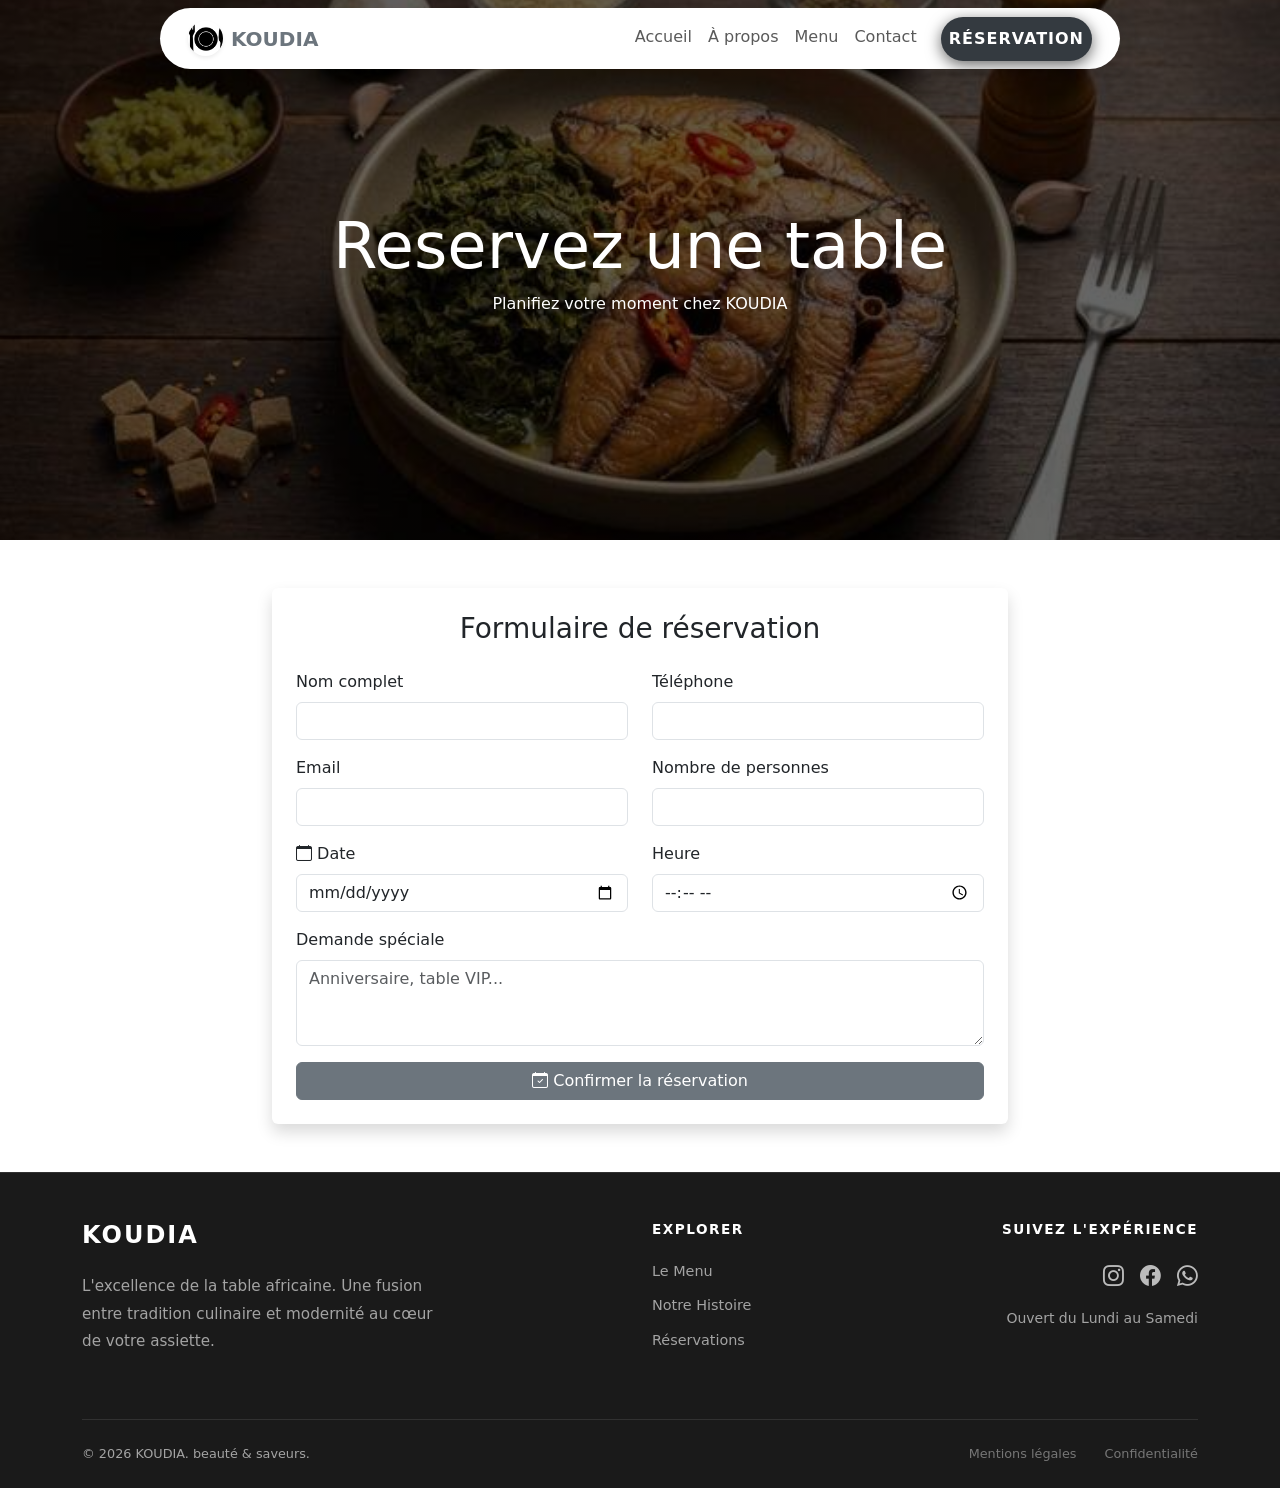
<file: Pages/reservation.html>
<!DOCTYPE html>
<html lang="en">
<head>
    <meta charset="UTF-8">
    <meta name="viewport" content="width=device-width, initial-scale=1.0">
    <title>Reservation-KOUDIA</title>
    <link rel="stylesheet" href="../Assets/Css/bootstrap.css">
    <link rel="stylesheet" href="../Assets/bootstrap-icons/bootstrap-icons.css">
    <link rel="stylesheet" href="../Assets/Css/style.css">
    <link rel="shortcut icon" href="../Assets/Images/KOUDIA.png" type="image/x-icon">
</head>
<body>
    <header class="fixed-top mt-2">
        <nav class="navbar navbar-expand-lg navbar-light bg-white shadow-lg rounded-pill mx-auto px-3 w-75">
            <div class="container">
                <!-- Logo Icone + Texte -->
                <a class="navbar-brand d-flex align-items-center fw-bold text-dark" href="#">
                    <img src="../Assets/Images/KOUDIA.png" alt="KOUDIA Logo" width="35" height="35" class="me-2 rounded-circle shadow-sm">
                    <span class="fs-5 text-secondary">
                        KOUDIA
                    </span>
                </a>

                <!-- Bouton mobile -->
                <button class="navbar-toggler" type="button" data-bs-toggle="collapse" data-bs-target="#menu">
                    <span class="navbar-toggler-icon"></span>
                </button>

                <!-- Menu -->
                <div class="collapse navbar-collapse" id="menu">
                    <ul class="navbar-nav ms-auto text-center">
                        <li class="nav-item">
                            <a class="nav-link " href="../index.html">Accueil</a>
                        </li>

                        <li class="nav-item">
                            <a class="nav-link" href="../Pages/a-propos.html">À propos</a>
                        </li>

                        <li class="nav-item">
                            <a class="nav-link" href="../Pages/menu.html">Menu</a>
                        </li>

                        <li class="nav-item">
                            <a class="nav-link" href="../Pages/contact.html">Contact</a>
                        </li>

                        <li class="nav-item ms-lg-3">
                            <a class="nav-link btn-reservation" href="../Pages/reservation.html">Réservation</a>
                        </li>
                    </ul>
                </div>
            </div>
        </nav>
    </header>

    <section class="hero-reservation text-white d-flex align-items-center">
        <div class="container text-center">
            <h1 class="display-3">Reservez une table</h1>
            <p>Planifiez votre moment chez KOUDIA</p>
        </div>
    </section>

    <section class="container py-5">
        <div class="row justify-content-center">
            <div class="col-lg-8">
                <form action="#" method="POST" class="p-4 shadow rounded bg-white">
                    <h3 class="text-center mb-4">Formulaire de réservation</h3>
                    <div class="row">
                        <!-- NOM -->
                        <div class="col-md-6 mb-3">
                            <label class="form-label">Nom complet</label>
                            <input type="text" name="nom" class="form-control" required>
                        </div>

                        <!-- TELEPHONE -->
                        <div class="col-md-6 mb-3">
                            <label class="form-label">Téléphone</label>
                            <input type="tel" name="telephone" class="form-control" required>
                        </div>

                        <!-- EMAIL -->
                        <div class="col-md-6 mb-3">
                            <label class="form-label">Email</label>
                            <input type="email" name="email" class="form-control">
                        </div>

                        <!-- PERSONNES -->
                        <div class="col-md-6 mb-3">
                            <label class="form-label">Nombre de personnes</label>
                            <input type="number" name="personnes" class="form-control" min="1" max="20" required>
                        </div>

                        <!-- DATE -->
                        <div class="col-md-6 mb-3">
                            <label class="form-label">
                                <i class="bi bi-calendar"></i>
                                Date
                            </label>
                            <input type="date" name="date" class="form-control" min="2026-01-01" required>
                        </div>

                        <!-- HEURE -->
                        <div class="col-md-6 mb-3">
                            <label class="form-label">Heure</label>
                            <input type="time" name="heure" class="form-control" required>
                        </div>

                        <!-- MESSAGE -->
                        <div class="col-12 mb-3">
                            <label class="form-label">Demande spéciale</label>
                            <textarea name="message" class="form-control" rows="3" placeholder="Anniversaire, table VIP..."></textarea>
                        </div>
                    </div>

                    <!-- BOUTON -->
                    <button type="submit" class="btn btn-secondary w-100">
                        <i class="bi bi-calendar-check"></i> Confirmer la réservation
                    </button>
                </form>
            </div>
        </div>
    </section>

    <!-- debut footer -->
    <footer class="main-footer pt-5 pb-4">
        <div class="container">
            <div class="row gy-4">
                <div class="col-lg-4">
                    <h4 class="footer-logo">KOUDIA</h4>
                    <p class="footer-text">
                        L'excellence de la table africaine. Une fusion entre tradition culinaire et modernité au cœur de votre assiette.
                    </p>
                </div>

                <!-- Liens de Navigation -->
                <div class="col-6 col-lg-2 offset-lg-2">
                    <h6 class="footer-title">Explorer</h6>
                    <ul class="list-unstyled">
                        <li><a href="index.html" class="footer-link">Le Menu</a></li>
                        <li><a href="pages/a-propos.html" class="footer-link">Notre Histoire</a></li>
                        <li><a href="pages/contact.html" class="footer-link">Réservations</a></li>
                    </ul>
                </div>

                <!-- Social Media -->
                <div class="col-6 col-lg-4 text-md-end">
                    <h6 class="footer-title">Suivez l'expérience</h6>
                    <div class="social-icons d-flex justify-content-md-end gap-3 mb-3">
                        <a href="#"><i class="bi bi-instagram"></i></a>
                        <a href="#"><i class="bi bi-facebook"></i></a>
                        <a href="#"><i class="bi bi-whatsapp"></i></a>
                    </div>
                    <p class="footer-info small">Ouvert du Lundi au Samedi</p>
                </div>
            </div>

            <!-- Copyright & Legal -->
            <div class="footer-bottom mt-5 pt-4 d-flex flex-column flex-md-row justify-content-between">
                <p class="mb-0">&copy; 2026 KOUDIA. beauté & saveurs.</p>
                <div class="legal-links">
                    <a href="#">Mentions légales</a>
                    <a href="#">Confidentialité</a>
                </div>
            </div>
        </div>
    </footer>
    <!-- fin footer -->
    <script src="../Assets/Js/bootstrap.bundle.js"></script>
</body>
</html>
</file>
<file: Assets/Css/style.css>
.hero{
    height: 100vh;
    background: linear-gradient(rgba(0,0,0,0.6), rgba(0,0,0,0.6)),
    url('../Images/hero.jpg') center/cover no-repeat;
}

.menu .card{
    transition: 0.3s;
}

.menu .card:hover{
    transform: scale(1.2);
    z-index: 5;
}

.service i{
    font-size: 50px;
}

.img-card{
    width: 100px;
    aspect-ratio: 1 / 1; 
    object-fit: cover;  
    border-radius: 50%;     /* puis transforme le carré en cercle */
    /* border: 5px solid #fff; */
    /* box-shadow: 0 10px 25px rgba(0,0,0,0.08); */
}


/* Style du Footer Gastronomie */
.main-footer {
    background-color: #1a1a1a; /* Un noir légèrement plus doux que bg-dark */
    color: rgba(255, 255, 255, 0.6);
    border-top: 1px solid rgba(255, 255, 255, 0.1);
}

.footer-logo {
    color: #ffffff;
    font-weight: 700;
    letter-spacing: 2px;
    margin-bottom: 1.5rem;
}

.footer-title {
    color: #ffffff;
    font-size: 0.85rem;
    text-transform: uppercase;
    letter-spacing: 1.5px;
    font-weight: 600;
    margin-bottom: 1.5rem;
}

.footer-text {
    line-height: 1.8;
    font-size: 0.95rem;
}

.footer-link {
    color: rgba(255, 255, 255, 0.6);
    text-decoration: none;
    font-size: 0.9rem;
    display: block;
    margin-bottom: 0.8rem;
    transition: color 0.3s ease;
}

.footer-link:hover {
    color: #ffffff;
}

.social-icons a {
    color: #ffffff;
    font-size: 1.3rem;
    opacity: 0.7;
    transition: opacity 0.3s ease, transform 0.3s ease;
}

.social-icons a:hover {
    opacity: 1;
    transform: translateY(-3px);
}

.footer-bottom {
    border-top: 1px solid rgba(255, 255, 255, 0.1);
    font-size: 0.8rem;
}

.legal-links a {
    color: rgba(255, 255, 255, 0.4);
    text-decoration: none;
    margin-left: 1.5rem;
}

.legal-links a:hover {
    color: #ffffff;
}

/* section equipe */

.section-title {
    font-weight: 800;
    letter-spacing: 1px;
    position: relative;
    padding-bottom: 15px;
}

/* ma recherche sur le cercle parfait */
.img-team {
    width: 180px;
    aspect-ratio: 1 / 1;    /* je force d'abord un carré parfait peu importe la photo */
    object-fit: cover;      /* ensuite je centre et recadre automatiquement l'image */
    border-radius: 50%;     /* puis transforme le carré en cercle */
    border: 5px solid #fff; /* je mets une bordure blanche élégante */
    box-shadow: 0 10px 25px rgba(0,0,0,0.08); /*je mets ensuite une ombre douce et moderne */
    /* transition: transform 0.3s ease; */
}

/* .img-team:hover{
    transform: scale(1.2);
} */


.hero-about{
    height: 50vh;
    background: linear-gradient(rgba(0,0,0,0.6), rgba(0,0,0,0.6)),
    url('../Images/hero-about.jpg') center/cover no-repeat;
}

.hero-contact{
    height: 50vh;
    background: linear-gradient(rgba(0,0,0,0.6), rgba(0,0,0,0.6)),
    url('../Images/hero-contact.jpg') center/cover no-repeat;
}

.hero-menu{
    height: 60vh;
    background: linear-gradient(rgba(0,0,0,0.6), rgba(0,0,0,0.6)),
    url('../Images/hero-menu.jpg') center/cover no-repeat; 
}

.hero-reservation{
    height: 60vh;
    background: linear-gradient(rgba(0,0,0,0.6), rgba(0,0,0,0.6)),
    url('../Images/004.jpg') center/cover no-repeat;
}

.map iframe{
    display: block;
}

.img-gal{
    transition: transform 0.3s ease;
}

.img-gal:hover{
    transform: scale(1.1);
    z-index: 5;
}

/* Personnalisation du bouton de réservation */
.btn-reservation {
    background-color:#343a40;
    color: white !important;
    border: none;
    border-radius: 50px;
    padding: 10px 25px;
    font-weight: 600;
    text-transform: uppercase;
    letter-spacing: 1px;
    transition: all 0.3s ease-in-out;
    box-shadow: 0 4px 15px rgba(0,0,0,0.6);
}


.btn-reservation:hover {
    background-color:#343a40;
    transform: translateY(-2px); 
    box-shadow: 0 6px 20px rgba(0,0,0,0.6);
}

/* Effet au clic */
.btn-reservation:active {
    transform: translateY(0);
}
</file>
